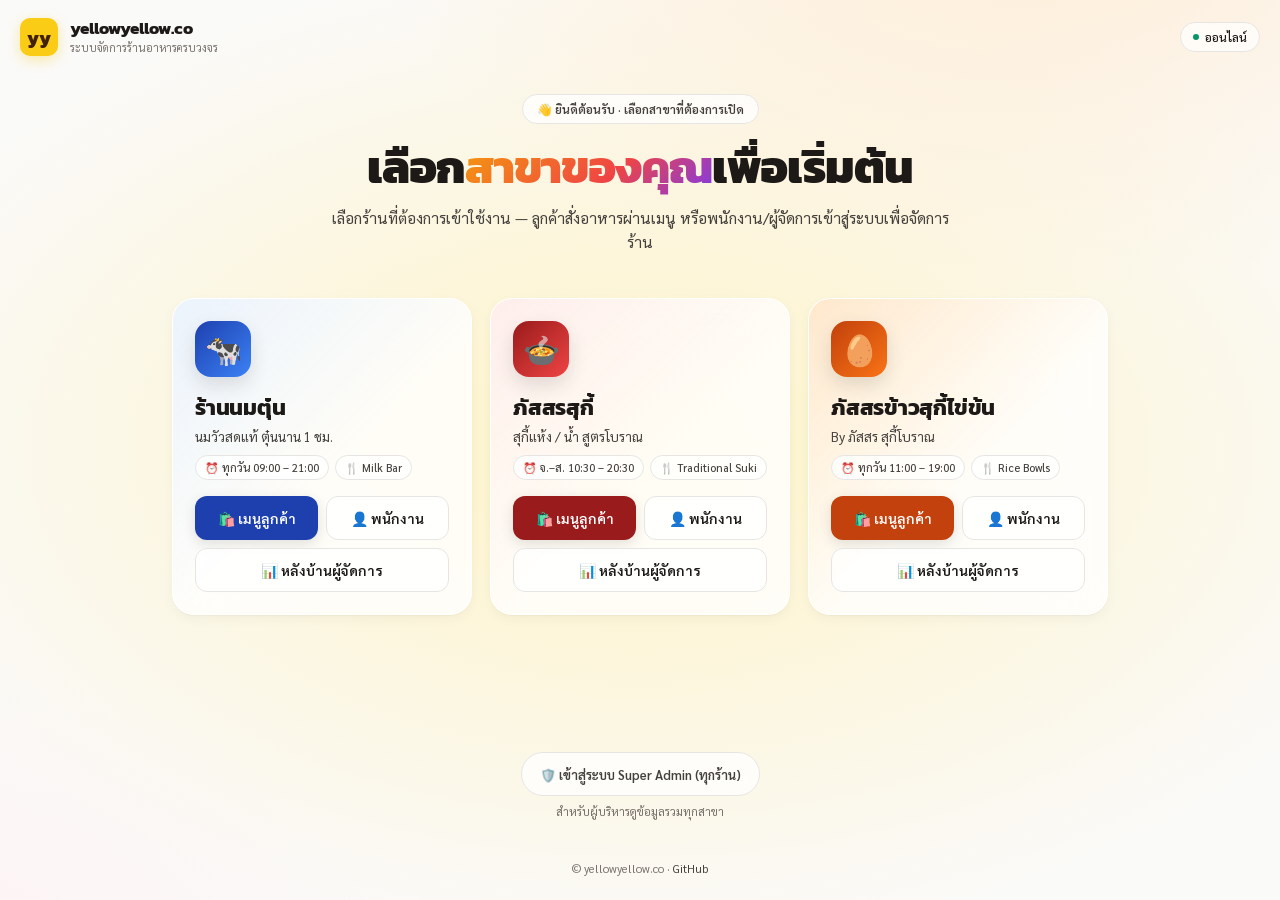
<file: index.html>
<!doctype html>
<html lang="th">
<head>
<meta charset="utf-8" />
<meta name="viewport" content="width=device-width, initial-scale=1, viewport-fit=cover" />
<title>yellowyellow.co</title>
<meta http-equiv="refresh" content="0; url=./start.html" />
<style>
  html, body {
    margin: 0; padding: 0;
    min-height: 100dvh;
    background: #FAFAF9;
    font-family: 'Sarabun', system-ui, sans-serif;
    display: flex; align-items: center; justify-content: center;
    color: #44403C;
  }
  .loader {
    width: 36px; height: 36px;
    border: 3px solid #E7E5E4;
    border-top-color: #FACC15;
    border-radius: 50%;
    animation: spin .8s linear infinite;
  }
  @keyframes spin { to { transform: rotate(360deg); } }
  p { margin-top: 16px; font-size: 14px; color: #78716C; }
</style>
<script>
  // Hard redirect for SPA-aware browsers
  (function () {
    // Preserve query string (?store=X) if present so user lands on intended page
    const qs = location.search;
    location.replace('./start.html' + qs);
  })();
</script>
</head>
<body>
  <div style="text-align:center">
    <div class="loader"></div>
    <p>กำลังเปิดระบบ...</p>
  </div>
</body>
</html>
</file>
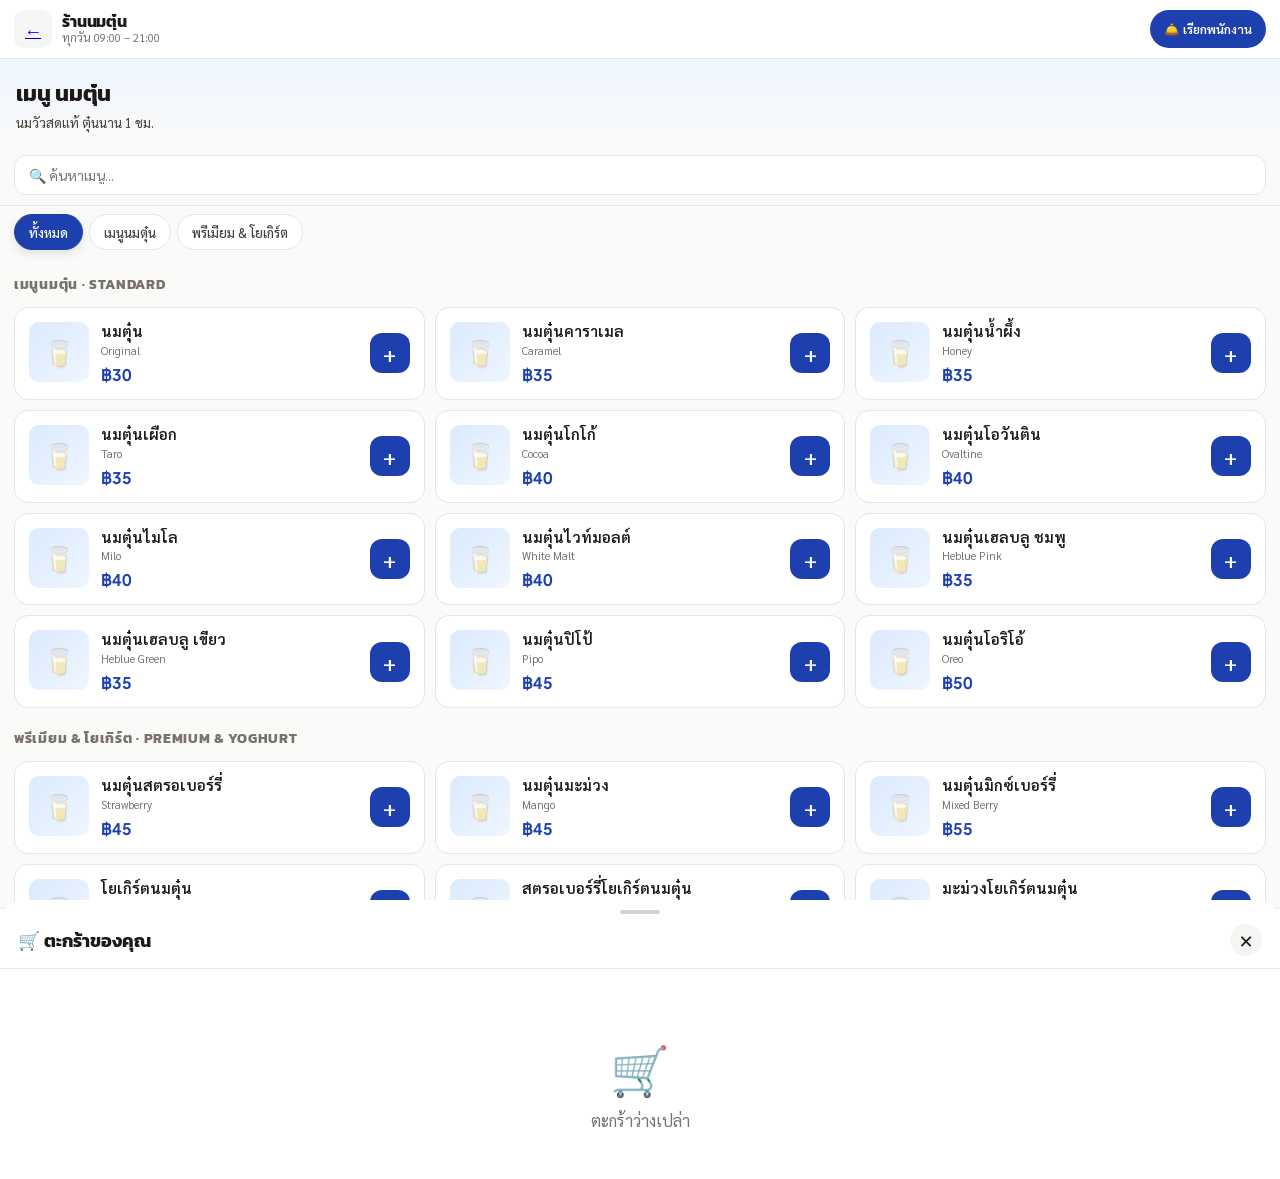
<file: menu.html>
<!doctype html>
<html lang="th">
<head>
<meta charset="utf-8" />
<meta name="viewport" content="width=device-width, initial-scale=1, maximum-scale=1, viewport-fit=cover" />
<meta name="theme-color" content="#FAFAF9" />
<title>เมนู — yellowyellow.co</title>

<link rel="preconnect" href="https://fonts.googleapis.com" />
<link rel="preconnect" href="https://fonts.gstatic.com" crossorigin />
<link href="https://fonts.googleapis.com/css2?family=Sarabun:wght@300;400;500;600;700&family=Kanit:wght@500;600;700;800&family=Plus+Jakarta+Sans:wght@500;600;700&display=swap" rel="stylesheet" />

<link rel="stylesheet" href="./assets/styles.css" />
<style>
  :root { --store: #1E40AF; --store-soft: #3B82F6; --store-tint: #DBEAFE; --store-light: #EFF6FF; }

  body {
    background: var(--bg);
    min-height: 100dvh;
    padding-bottom: env(safe-area-inset-bottom);
  }

  /* ── Header (sticky) ───────────────────────── */
  .top {
    position: sticky; top: 0; z-index: 50;
    background: var(--surface);
    border-bottom: 1px solid var(--border);
    padding: 10px 14px;
    display: flex; align-items: center; gap: 10px;
    padding-top: calc(10px + env(safe-area-inset-top));
  }
  .back {
    width: 38px; height: 38px;
    border-radius: 10px;
    background: var(--surface-2);
    display: flex; align-items: center; justify-content: center;
    font-size: 18px;
    flex-shrink: 0;
  }
  .back:hover { background: var(--border); }
  .head-text { flex: 1; min-width: 0; }
  .head-name {
    font-family: var(--font-display);
    font-weight: 700; font-size: 16px;
    line-height: 1.1; letter-spacing: -.01em;
    white-space: nowrap; overflow: hidden; text-overflow: ellipsis;
  }
  .head-sub { font-size: 11.5px; color: var(--muted); }
  .head-call {
    padding: 8px 14px;
    border-radius: 999px;
    background: var(--store);
    color: #fff;
    font-size: 12.5px;
    font-weight: 600;
    flex-shrink: 0;
    min-height: 38px;
    display: inline-flex; align-items: center; gap: 6px;
  }

  /* ── Hero ──────────────────────────────────── */
  .hero {
    padding: 18px 16px 14px;
    background: linear-gradient(180deg, var(--store-light), transparent);
  }
  .hero-title {
    font-family: var(--font-display);
    font-weight: 700; font-size: 22px;
    margin: 0 0 4px;
    letter-spacing: -.01em;
  }
  .hero-sub { font-size: 13.5px; color: var(--text-2); margin: 0; }

  /* ── Search ────────────────────────────────── */
  .search-wrap {
    position: sticky;
    top: calc(env(safe-area-inset-top, 0px) + 58px);
    z-index: 40;
    background: var(--bg);
    padding: 10px 14px;
    border-bottom: 1px solid var(--border);
  }
  .search {
    width: 100%;
    padding: 10px 14px;
    border-radius: 12px;
    background: var(--surface);
    border: 1px solid var(--border);
    font-size: 14px;
    outline: none;
    transition: border-color .15s, box-shadow .15s;
  }
  .search:focus { border-color: var(--store); box-shadow: 0 0 0 3px var(--store-tint); }

  /* ── Category strip ────────────────────────── */
  .cats {
    position: sticky;
    top: calc(env(safe-area-inset-top, 0px) + 114px);
    z-index: 39;
    background: var(--bg);
    padding: 8px 14px 10px;
    display: flex; gap: 6px;
    overflow-x: auto;
    -webkit-overflow-scrolling: touch;
    scrollbar-width: none;
  }
  .cats::-webkit-scrollbar { display: none; }
  .cat-chip {
    flex-shrink: 0;
    padding: 7px 14px;
    border-radius: 999px;
    background: var(--surface);
    border: 1px solid var(--border);
    font-size: 13px;
    font-weight: 500;
    color: var(--text-2);
    transition: all .15s;
    min-height: 36px;
  }
  .cat-chip.active {
    background: var(--store);
    color: #fff;
    border-color: var(--store);
    box-shadow: 0 4px 10px rgba(0,0,0,.1);
  }

  /* ── Menu list ─────────────────────────────── */
  .menu {
    padding: 4px 14px 120px;
    display: grid;
    grid-template-columns: 1fr;
    gap: 10px;
  }
  @media (min-width: 600px) { .menu { grid-template-columns: 1fr 1fr; } }
  @media (min-width: 900px) { .menu { grid-template-columns: 1fr 1fr 1fr; } }
  .sec-h {
    grid-column: 1/-1;
    font-family: var(--font-display);
    font-weight: 700; font-size: 14px;
    color: var(--muted);
    margin-top: 10px; margin-bottom: 2px;
    text-transform: uppercase;
    letter-spacing: .05em;
  }
  .item {
    background: var(--surface);
    border: 1px solid var(--border);
    border-radius: 14px;
    padding: 14px;
    display: flex; gap: 12px;
    transition: transform .12s, box-shadow .15s;
    position: relative;
  }
  .item:hover { box-shadow: var(--shadow); }
  .item:active { transform: scale(.99); }
  .item-img {
    width: 60px; height: 60px;
    border-radius: 10px;
    background: linear-gradient(135deg, var(--store-tint), var(--store-light));
    display: flex; align-items: center; justify-content: center;
    font-size: 26px;
    flex-shrink: 0;
  }
  .item-body { flex: 1; min-width: 0; }
  .item-name {
    font-weight: 600; font-size: 15px;
    line-height: 1.25;
    margin: 0 0 2px;
  }
  .item-en { font-size: 11px; color: var(--muted); margin: 0 0 6px; }
  .item-price {
    font-family: var(--font-num);
    font-weight: 700; font-size: 16px;
    color: var(--store);
  }
  .add-btn {
    width: 40px; height: 40px;
    border-radius: 12px;
    background: var(--store);
    color: #fff;
    font-size: 22px;
    font-weight: 500;
    align-self: center;
    flex-shrink: 0;
    transition: transform .1s;
  }
  .add-btn:active { transform: scale(.92); }

  /* ── Cart bar (bottom) ─────────────────────── */
  .cart-bar {
    position: fixed; bottom: 0; left: 0; right: 0;
    z-index: 60;
    padding: 12px 14px calc(12px + env(safe-area-inset-bottom));
    background: rgba(255,255,255,.92);
    backdrop-filter: blur(14px);
    border-top: 1px solid var(--border);
    transform: translateY(110%);
    transition: transform .25s cubic-bezier(.2,.8,.2,1);
  }
  .cart-bar.show { transform: translateY(0); }
  .cart-btn {
    width: 100%;
    padding: 13px;
    border-radius: 14px;
    background: var(--store);
    color: #fff;
    font-size: 15px; font-weight: 600;
    display: flex; align-items: center; justify-content: space-between;
    box-shadow: 0 8px 22px rgba(0,0,0,.15);
    min-height: 50px;
  }
  .cart-btn:active { transform: scale(.99); }
  .cart-count {
    background: rgba(255,255,255,.25);
    padding: 3px 9px;
    border-radius: 999px;
    font-size: 12px;
  }

  /* ── Cart drawer ───────────────────────────── */
  .drawer-bd {
    position: fixed; inset: 0;
    background: rgba(15,15,15,.5);
    backdrop-filter: blur(6px);
    z-index: 100;
    opacity: 0;
    pointer-events: none;
    transition: opacity .2s;
  }
  .drawer-bd.show { opacity: 1; pointer-events: auto; }
  .drawer {
    position: fixed; bottom: 0; left: 0; right: 0;
    z-index: 101;
    background: var(--surface);
    border-radius: 22px 22px 0 0;
    max-height: 88dvh;
    overflow: hidden;
    display: flex; flex-direction: column;
    transform: translateY(100%);
    transition: transform .28s cubic-bezier(.2,.8,.2,1);
    padding-bottom: env(safe-area-inset-bottom);
  }
  .drawer.show { transform: translateY(0); }
  .drawer-handle {
    padding: 10px 0 6px;
    display: flex; justify-content: center;
  }
  .drawer-handle div {
    width: 40px; height: 4px;
    background: var(--border-strong);
    border-radius: 999px;
  }
  .drawer-head {
    padding: 4px 18px 12px;
    display: flex; align-items: center; justify-content: space-between;
    border-bottom: 1px solid var(--border);
  }
  .drawer-title {
    font-family: var(--font-display);
    font-weight: 700; font-size: 18px;
  }
  .drawer-x {
    width: 32px; height: 32px;
    border-radius: 999px;
    background: var(--surface-2);
    display: flex; align-items: center; justify-content: center;
    font-size: 18px;
  }
  .drawer-body {
    overflow-y: auto;
    flex: 1;
    padding: 8px 14px 8px;
    -webkit-overflow-scrolling: touch;
  }
  .cart-row {
    display: flex; gap: 10px;
    padding: 10px 4px;
    border-bottom: 1px solid var(--border);
  }
  .cart-row:last-child { border-bottom: none; }
  .cart-info { flex: 1; min-width: 0; }
  .cart-name { font-weight: 600; font-size: 14.5px; margin: 0 0 4px; }
  .cart-price { font-family: var(--font-num); font-weight: 600; color: var(--store); font-size: 14px; }
  .qty {
    display: inline-flex; align-items: center;
    background: var(--surface-2);
    border-radius: 10px;
    overflow: hidden;
  }
  .qty button {
    width: 32px; height: 32px;
    font-weight: 600;
    color: var(--text);
  }
  .qty button:active { background: var(--border); }
  .qty span {
    min-width: 28px; text-align: center;
    font-family: var(--font-num);
    font-weight: 600; font-size: 14px;
  }
  .drawer-foot {
    padding: 14px 18px calc(14px + env(safe-area-inset-bottom));
    border-top: 1px solid var(--border);
    background: var(--surface);
  }
  .totals {
    display: flex; justify-content: space-between;
    margin-bottom: 12px;
    font-size: 14px;
  }
  .totals .grand {
    font-family: var(--font-display);
    font-weight: 700; font-size: 20px;
  }
  .place-btn {
    width: 100%;
    padding: 14px;
    border-radius: 14px;
    background: var(--store);
    color: #fff;
    font-size: 15.5px; font-weight: 600;
    box-shadow: 0 8px 22px rgba(0,0,0,.15);
    min-height: 52px;
  }
  .place-btn:disabled {
    opacity: .5;
    box-shadow: none;
    cursor: not-allowed;
  }

  /* ── Toast ─────────────────────────────────── */
  .ok-toast {
    position: fixed; top: 80px; left: 50%; transform: translateX(-50%) translateY(-20px);
    background: var(--pos);
    color: #fff;
    padding: 10px 20px;
    border-radius: 999px;
    font-size: 13.5px; font-weight: 600;
    box-shadow: 0 8px 22px rgba(5,150,105,.3);
    opacity: 0;
    transition: all .25s cubic-bezier(.2,.8,.2,1);
    z-index: 200;
    pointer-events: none;
  }
  .ok-toast.show { opacity: 1; transform: translateX(-50%) translateY(0); }

  /* ── Empty state ───────────────────────────── */
  .empty {
    grid-column: 1/-1;
    text-align: center;
    padding: 60px 20px;
    color: var(--muted);
  }
  .empty-emoji { font-size: 48px; margin-bottom: 10px; }

  /* ── Order tracker ─────────────────────────── */
  .tracker-bd {
    position: fixed; inset: 0;
    background: rgba(15,15,15,.5);
    backdrop-filter: blur(6px);
    z-index: 110;
    display: none;
    align-items: flex-end; justify-content: center;
  }
  .tracker-bd.show { display: flex; animation: fadeIn .2s; }
  .tracker {
    background: var(--surface);
    border-radius: 22px 22px 0 0;
    width: 100%; max-width: 480px;
    padding: 24px 22px calc(24px + env(safe-area-inset-bottom));
    animation: slideUp .3s cubic-bezier(.2,.8,.2,1);
  }
  .tracker-emoji {
    font-size: 56px;
    text-align: center;
    margin-bottom: 8px;
  }
  .tracker-no {
    text-align: center;
    font-family: var(--font-display);
    font-weight: 700; font-size: 22px;
    margin: 0 0 6px;
  }
  .tracker-msg {
    text-align: center;
    color: var(--text-2);
    font-size: 13.5px;
    margin: 0 0 18px;
  }
  .steps {
    display: flex; align-items: center;
    margin: 18px 4px 24px;
  }
  .step {
    flex: 1;
    text-align: center;
    font-size: 11px;
    color: var(--muted);
  }
  .step-dot {
    width: 24px; height: 24px;
    border-radius: 999px;
    background: var(--surface-2);
    border: 2px solid var(--border-strong);
    margin: 0 auto 6px;
    display: flex; align-items: center; justify-content: center;
    font-size: 11px; font-weight: 700;
    color: var(--muted);
  }
  .step.done .step-dot {
    background: var(--store);
    border-color: var(--store);
    color: #fff;
  }
  .step.active .step-dot {
    background: var(--store);
    border-color: var(--store);
    color: #fff;
    animation: pulse 1.4s ease-in-out infinite;
  }
  .step.done, .step.active { color: var(--text); font-weight: 600; }
  .step-conn {
    height: 2px;
    background: var(--border-strong);
    flex-shrink: 0;
    width: 20px;
    margin-bottom: 22px;
  }
  .step-conn.done { background: var(--store); }
  .tracker-close {
    width: 100%;
    padding: 12px;
    border-radius: 12px;
    background: var(--surface-2);
    font-weight: 600; font-size: 14px;
    min-height: 46px;
  }

  @keyframes pulse {
    0%, 100% { box-shadow: 0 0 0 0 rgba(0,0,0,.2); }
    50%      { box-shadow: 0 0 0 8px rgba(0,0,0,0); }
  }
  @keyframes slideUp { from { transform: translateY(100%); } to { transform: translateY(0); } }
  @keyframes fadeIn  { from { opacity: 0; } to { opacity: 1; } }

  /* ── Order-type toggle ───────────────────── */
  .ot-row {
    display: grid;
    grid-auto-flow: column;
    grid-auto-columns: 1fr;
    gap: 8px;
    margin-bottom: 10px;
  }
  .ot-btn {
    padding: 11px 10px;
    border-radius: 12px;
    border: 1.5px solid var(--border);
    background: var(--surface);
    font-size: 13px;
    font-weight: 600;
    color: var(--text-2);
    display: flex; flex-direction: column; align-items: center; justify-content: center; gap: 2px;
    cursor: pointer;
    transition: all .15s;
    min-height: 56px;
  }
  .ot-btn:active { transform: scale(.98); }
  .ot-btn.on {
    background: var(--store);
    color: #fff;
    border-color: var(--store);
    box-shadow: 0 4px 12px color-mix(in srgb, var(--store) 30%, transparent);
  }
  .ot-emoji { font-size: 20px; line-height: 1; }
  .ot-label { font-size: 12.5px; }

  /* ── Delivery platform picker ────────────── */
  .dp-wrap {
    background: var(--surface-2);
    border-radius: 10px;
    padding: 8px;
    margin-bottom: 10px;
    display: none;
  }
  .dp-wrap.show { display: block; }
  .dp-hint {
    font-size: 11px; color: var(--muted);
    margin-bottom: 6px; padding-left: 4px;
  }
  .dp-row {
    display: flex; flex-wrap: wrap; gap: 6px;
  }
  .dp-btn {
    padding: 7px 12px;
    border-radius: 999px;
    border: 1.5px solid var(--border);
    background: var(--surface);
    font-size: 12px; font-weight: 600;
    color: var(--text-2);
    cursor: pointer;
    transition: all .12s;
    min-height: 32px;
  }
  .dp-btn.on { background: var(--store); color: #fff; border-color: var(--store); }
  .dp-btn:active { transform: scale(.97); }

  /* Missing-required highlight (shake + red ring) */
  .ot-row.miss, .dp-wrap.miss {
    animation: shakeMiss .35s cubic-bezier(.36,.07,.19,.97);
    outline: 2px solid #FCA5A5;
    outline-offset: 4px;
    border-radius: 12px;
  }
  @keyframes shakeMiss {
    10%, 90% { transform: translate3d(-1px, 0, 0); }
    20%, 80% { transform: translate3d(2px, 0, 0); }
    30%, 50%, 70% { transform: translate3d(-3px, 0, 0); }
    40%, 60% { transform: translate3d(3px, 0, 0); }
  }

  /* ── Mobile: kill sticky hover/active on touch devices ── */
  @media (hover: none) {
    .item:hover, .add-btn:hover, .cat-chip:hover, .ot-btn:hover,
    .dp-btn:hover, .place-btn:hover, .qty button:hover,
    .head-call:hover, .back:hover, .drawer-x:hover,
    .cart-btn:hover, .tracker-close:hover { background: inherit; border-color: inherit; }
  }
</style>
</head>
<body>

<!-- Top bar -->
<header class="top">
  <a href="./start.html" class="back" aria-label="กลับ">←</a>
  <div class="head-text">
    <div class="head-name" id="store_name">—</div>
    <div class="head-sub" id="store_sub">—</div>
  </div>
  <button class="head-call" id="btn_call">🛎️ เรียกพนักงาน</button>
</header>

<!-- Hero -->
<section class="hero">
  <h1 class="hero-title" id="hero_title">เลือกเมนูที่อยากทาน</h1>
  <p class="hero-sub" id="hero_sub">เพิ่มเข้าตะกร้า → กดสั่งซื้อ → รอรับที่โต๊ะ</p>
</section>

<!-- Search -->
<div class="search-wrap">
  <input class="search" id="search" type="search" placeholder="🔍 ค้นหาเมนู..." />
</div>

<!-- Cat chips -->
<nav class="cats" id="cats"></nav>

<!-- Menu list -->
<main class="menu" id="menu"></main>

<!-- Cart bar -->
<div class="cart-bar" id="cart_bar">
  <button class="cart-btn" id="cart_btn">
    <span><span class="cart-count" id="cart_count">0</span> รายการ</span>
    <span><span id="cart_total">฿0</span> · ดูตะกร้า →</span>
  </button>
</div>

<!-- Cart drawer -->
<div class="drawer-bd" id="drawer_bd"></div>
<div class="drawer" id="drawer">
  <div class="drawer-handle"><div></div></div>
  <div class="drawer-head">
    <span class="drawer-title">🛒 ตะกร้าของคุณ</span>
    <button class="drawer-x" id="drawer_x">✕</button>
  </div>
  <div class="drawer-body" id="drawer_body"></div>
  <div class="drawer-foot">
    <div class="ot-row" id="ot_row"><!-- buttons rendered by JS based on store config --></div>
    <div class="dp-wrap" id="dp_wrap">
      <div class="dp-hint">เลือกแพลตฟอร์มเดลิเวอรี่</div>
      <div class="dp-row" id="dp_row"></div>
    </div>
    <div class="totals">
      <span>ยอดรวม</span>
      <span class="grand" id="grand">฿0</span>
    </div>
    <button class="place-btn" id="place_btn">📨 ส่งคำสั่งไปครัว</button>
  </div>
</div>

<!-- Tracker -->
<div class="tracker-bd" id="tracker_bd">
  <div class="tracker">
    <div class="tracker-emoji" id="tk_emoji">📨</div>
    <div class="tracker-no" id="tk_no">#0000</div>
    <p class="tracker-msg" id="tk_msg">รอครัวเริ่มทำ...</p>
    <div class="steps" id="tk_steps"></div>
    <button class="tracker-close" id="tk_close">ปิด</button>
  </div>
</div>

<!-- Toast -->
<div class="ok-toast" id="ok_toast">✓ เพิ่มเข้าตะกร้าแล้ว</div>

<script src="./assets/config.js"></script>
<script src="./assets/menus.js"></script>
<script src="./assets/menu-store.js"></script>
<script src="./assets/api.js"></script>
<script src="./assets/auth.js"></script>
<script src="./assets/ui.js"></script>
<script src="./assets/customizer.js"></script>
<script src="./assets/menu-app.js"></script>
</body>
</html>
</file>
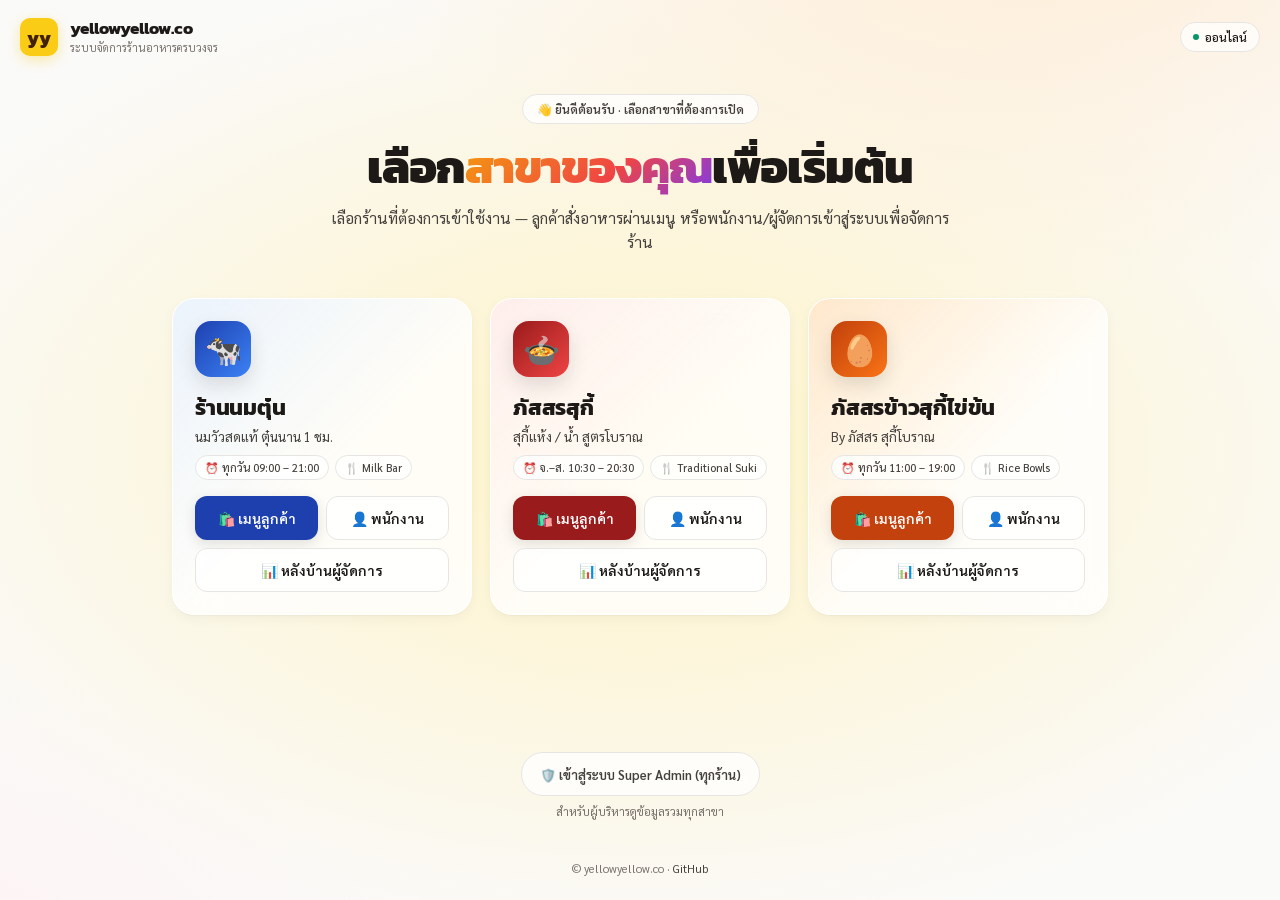
<file: start.html>
<!doctype html>
<html lang="th">
<head>
<meta charset="utf-8" />
<meta name="viewport" content="width=device-width, initial-scale=1, maximum-scale=1, viewport-fit=cover" />
<meta name="theme-color" content="#FAFAF9" />
<title>yellowyellow.co — เลือกสาขา</title>

<link rel="preconnect" href="https://fonts.googleapis.com" />
<link rel="preconnect" href="https://fonts.gstatic.com" crossorigin />
<link href="https://fonts.googleapis.com/css2?family=Sarabun:wght@300;400;500;600;700&family=Kanit:wght@500;600;700;800&family=Plus+Jakarta+Sans:wght@500;600;700&display=swap" rel="stylesheet" />

<link rel="stylesheet" href="./assets/styles.css" />
<style>
  :root {
    --hero-grad-1: #fef3c7;
    --hero-grad-2: #ffedd5;
    --hero-grad-3: #fef2f2;
  }
  body {
    background:
      radial-gradient(1100px 640px at 80% -10%, var(--hero-grad-2), transparent 60%),
      radial-gradient(900px 560px at -10% 110%, var(--hero-grad-3), transparent 60%),
      radial-gradient(1200px 720px at 50% 50%, var(--hero-grad-1), transparent 70%),
      var(--bg);
    min-height: 100dvh;
    display: flex;
    flex-direction: column;
  }

  /* ── Brand bar ──────────────────────────────── */
  .brand {
    display: flex; align-items: center; gap: 12px;
    padding: 18px 20px;
  }
  .brand-mark {
    width: 38px; height: 38px;
    border-radius: 10px;
    background: #FACC15;
    color: #422006;
    display: flex; align-items: center; justify-content: center;
    font-weight: 800; font-family: var(--font-display); font-size: 18px;
    box-shadow: 0 4px 14px rgba(250,204,21,.35);
  }
  .brand-name {
    font-family: var(--font-display);
    font-weight: 700; font-size: 17px;
    line-height: 1;
  }
  .brand-sub {
    font-size: 11px; color: var(--muted);
    margin-top: 3px;
  }
  .brand-side {
    margin-left: auto;
    display: flex; align-items: center; gap: 8px;
  }
  .pill {
    display: inline-flex; align-items: center; gap: 6px;
    padding: 6px 12px;
    border-radius: 999px;
    background: rgba(255,255,255,.7);
    backdrop-filter: blur(10px);
    border: 1px solid var(--border);
    font-size: 12px; font-weight: 500;
  }
  .pill .dot { width: 6px; height: 6px; border-radius: 999px; background: var(--pos); }

  /* ── Hero ───────────────────────────────────── */
  .hero {
    max-width: 1180px;
    margin: 0 auto;
    padding: 20px 20px 36px;
    text-align: center;
    width: 100%;
  }
  .hero-eyebrow {
    display: inline-flex; align-items: center; gap: 8px;
    padding: 6px 14px;
    border-radius: 999px;
    background: rgba(255,255,255,.75);
    backdrop-filter: blur(10px);
    border: 1px solid var(--border);
    font-size: 12px; font-weight: 600;
    color: var(--text-2);
    margin-bottom: 18px;
    animation: floatIn .55s cubic-bezier(.2,.8,.2,1);
  }
  .hero-title {
    font-family: var(--font-display);
    font-weight: 800;
    font-size: clamp(28px, 5.5vw, 46px);
    line-height: 1.08;
    letter-spacing: -.02em;
    margin: 0;
    color: var(--text);
    animation: floatIn .65s cubic-bezier(.2,.8,.2,1) .05s both;
  }
  .hero-title .accent {
    background: linear-gradient(135deg, #F59E0B, #EF4444 60%, #7C3AED);
    -webkit-background-clip: text; background-clip: text;
    color: transparent;
  }
  .hero-lede {
    margin: 14px auto 0;
    max-width: 620px;
    font-size: 15.5px;
    color: var(--text-2);
    line-height: 1.55;
    animation: floatIn .7s cubic-bezier(.2,.8,.2,1) .1s both;
  }

  /* ── Store grid ─────────────────────────────── */
  .grid {
    max-width: 1180px;
    margin: 8px auto 30px;
    padding: 0 20px;
    display: grid;
    grid-template-columns: repeat(3, 1fr);
    gap: 18px;
  }
  @media (max-width: 920px) {
    .grid { grid-template-columns: 1fr; gap: 14px; padding-bottom: 18px; }
  }
  .store-card {
    --store: #1E40AF; --store-soft: #3B82F6; --store-tint: #DBEAFE;
    background: rgba(255, 255, 255, 0.78);
    backdrop-filter: blur(20px);
    -webkit-backdrop-filter: blur(20px);
    border: 1px solid rgba(255,255,255,.7);
    border-radius: var(--radius-lg);
    padding: 22px;
    box-shadow: var(--shadow);
    transition: transform .25s cubic-bezier(.2,.8,.2,1), box-shadow .25s, border-color .25s;
    position: relative;
    overflow: hidden;
    animation: cardIn .6s cubic-bezier(.2,.8,.2,1) both;
  }
  .store-card:nth-child(1) { animation-delay: .12s; }
  .store-card:nth-child(2) { animation-delay: .2s; }
  .store-card:nth-child(3) { animation-delay: .28s; }
  .store-card::before {
    content: '';
    position: absolute; inset: 0;
    background: linear-gradient(135deg, var(--store-tint), transparent 55%);
    opacity: .55;
    pointer-events: none;
    transition: opacity .25s;
  }
  .store-card:hover {
    transform: translateY(-3px);
    box-shadow: var(--shadow-lg);
    border-color: var(--store-soft);
  }
  .store-card:hover::before { opacity: .85; }
  .store-card > * { position: relative; }

  .badge-circle {
    width: 56px; height: 56px;
    border-radius: 16px;
    background: linear-gradient(135deg, var(--store), var(--store-soft));
    color: #fff;
    display: flex; align-items: center; justify-content: center;
    font-size: 30px;
    box-shadow: 0 8px 20px rgba(0,0,0,.12);
  }
  .store-name {
    font-family: var(--font-display);
    font-weight: 700; font-size: 22px;
    margin: 14px 0 4px;
    letter-spacing: -.01em;
  }
  .store-tagline {
    font-size: 13.5px;
    color: var(--text-2);
    margin: 0 0 10px;
  }
  .store-meta {
    display: flex; flex-wrap: wrap; gap: 6px;
    margin-bottom: 16px;
  }
  .meta-chip {
    font-size: 11px;
    padding: 4px 9px;
    border-radius: 999px;
    background: rgba(255,255,255,.75);
    border: 1px solid var(--border);
    color: var(--text-2);
    font-weight: 500;
  }
  .actions {
    display: grid;
    grid-template-columns: 1fr 1fr;
    gap: 8px;
    margin-top: 12px;
  }
  .btn {
    padding: 11px 14px;
    border-radius: 12px;
    font-weight: 600;
    font-size: 14px;
    border: 1px solid transparent;
    display: inline-flex; align-items: center; justify-content: center; gap: 6px;
    transition: transform .12s, background .15s, border-color .15s, box-shadow .15s;
    min-height: 44px;
  }
  .btn:active { transform: scale(.97); }
  .btn-primary {
    background: var(--store);
    color: #fff;
    box-shadow: 0 4px 14px rgba(0,0,0,.12);
  }
  .btn-primary:hover {
    filter: brightness(1.08);
    box-shadow: 0 8px 22px rgba(0,0,0,.18);
  }
  .btn-ghost {
    background: rgba(255,255,255,.75);
    color: var(--text);
    border-color: var(--border);
  }
  .btn-ghost:hover { background: #fff; border-color: var(--store-soft); }
  .btn-row { grid-column: 1 / -1; }

  /* Last-pick indicator */
  .last-pick {
    position: absolute;
    top: 14px; right: 14px;
    font-size: 10.5px;
    padding: 4px 9px;
    border-radius: 999px;
    background: var(--store);
    color: #fff;
    font-weight: 600;
    box-shadow: 0 2px 6px rgba(0,0,0,.18);
    opacity: 0;
    transform: translateY(-4px);
    transition: opacity .25s, transform .25s;
  }
  .store-card.last .last-pick { opacity: 1; transform: translateY(0); }

  /* ── Bottom: Super Admin ───────────────────── */
  .super {
    margin: auto auto 24px;
    max-width: 1180px;
    width: 100%;
    padding: 0 20px;
    display: flex;
    flex-direction: column;
    align-items: center;
    gap: 8px;
  }
  .super-btn {
    padding: 10px 18px;
    border-radius: 999px;
    background: rgba(255,255,255,.75);
    backdrop-filter: blur(10px);
    border: 1px solid var(--border);
    font-size: 13px;
    font-weight: 600;
    color: var(--text-2);
    display: inline-flex; align-items: center; gap: 8px;
    transition: all .15s;
    min-height: 44px;
  }
  .super-btn:hover { background: #fff; border-color: var(--text); color: var(--text); }
  .super-sub { font-size: 11.5px; color: var(--muted); }

  /* ── Footer ─────────────────────────────────── */
  .footer {
    text-align: center;
    padding: 18px 20px 24px;
    color: var(--muted);
    font-size: 11.5px;
  }
  .footer a { color: var(--text-2); text-decoration: none; }

  /* ── PIN modal ──────────────────────────────── */
  .modal-bd {
    position: fixed; inset: 0;
    background: rgba(15, 15, 15, .45);
    backdrop-filter: blur(6px);
    display: none;
    align-items: center; justify-content: center;
    z-index: 9999;
    animation: fadeIn .18s ease-out;
    padding: 20px;
  }
  .modal-bd.show { display: flex; }
  .modal {
    background: var(--surface);
    border-radius: var(--radius-lg);
    padding: 26px 24px 22px;
    width: 100%;
    max-width: 360px;
    box-shadow: var(--shadow-lg);
    text-align: center;
    animation: popIn .22s cubic-bezier(.2,.8,.2,1);
  }
  .modal h3 {
    font-family: var(--font-display);
    font-weight: 700;
    margin: 4px 0 6px;
    font-size: 18px;
  }
  .modal p { margin: 0 0 16px; color: var(--text-2); font-size: 13.5px; }
  .pin-dots {
    display: flex; justify-content: center; gap: 12px;
    margin: 8px 0 14px;
  }
  .pin-dot {
    width: 14px; height: 14px;
    border-radius: 999px;
    background: var(--surface-2);
    border: 1.5px solid var(--border-strong);
    transition: all .15s;
  }
  .pin-dot.on {
    background: var(--store, var(--text));
    border-color: var(--store, var(--text));
    transform: scale(1.1);
  }
  .pin-err { animation: shake .35s cubic-bezier(.36,.07,.19,.97); }
  .pin-pad {
    display: grid;
    grid-template-columns: repeat(3, 1fr);
    gap: 8px;
    margin-bottom: 12px;
  }
  .pin-key {
    padding: 14px 0;
    border-radius: 14px;
    background: var(--surface-2);
    font-size: 20px;
    font-weight: 600;
    font-family: var(--font-num);
    transition: background .12s, transform .08s;
    min-height: 52px;
  }
  .pin-key:hover { background: var(--border); }
  .pin-key:active { transform: scale(.96); background: var(--border-strong); }
  .pin-key.action { font-size: 15px; color: var(--muted); }
  .pin-hint { font-size: 11.5px; color: var(--muted); margin-top: 8px; }
  .pin-cancel {
    margin-top: 8px;
    color: var(--muted);
    font-size: 13px;
    padding: 8px 16px;
    border-radius: 8px;
  }
  .pin-cancel:hover { color: var(--text); }

  /* ── Animations ─────────────────────────────── */
  @keyframes floatIn {
    from { opacity: 0; transform: translateY(8px); }
    to   { opacity: 1; transform: translateY(0); }
  }
  @keyframes cardIn {
    from { opacity: 0; transform: translateY(14px) scale(.985); }
    to   { opacity: 1; transform: translateY(0) scale(1); }
  }
  @keyframes fadeIn { from { opacity: 0; } to { opacity: 1; } }
  @keyframes popIn {
    from { opacity: 0; transform: scale(.94); }
    to   { opacity: 1; transform: scale(1); }
  }
  @keyframes shake {
    10%, 90% { transform: translate3d(-1px, 0, 0); }
    20%, 80% { transform: translate3d(2px, 0, 0); }
    30%, 50%, 70% { transform: translate3d(-4px, 0, 0); }
    40%, 60% { transform: translate3d(4px, 0, 0); }
  }
</style>
</head>
<body>

<!-- Brand bar -->
<header class="brand">
  <div class="brand-mark">yy</div>
  <div>
    <div class="brand-name">yellowyellow.co</div>
    <div class="brand-sub">ระบบจัดการร้านอาหารครบวงจร</div>
  </div>
  <div class="brand-side">
    <span class="pill"><span class="dot"></span> ออนไลน์</span>
  </div>
</header>

<!-- Hero -->
<section class="hero">
  <span class="hero-eyebrow">👋 ยินดีต้อนรับ · เลือกสาขาที่ต้องการเปิด</span>
  <h1 class="hero-title">เลือก<span class="accent">สาขาของคุณ</span>เพื่อเริ่มต้น</h1>
  <p class="hero-lede">
    เลือกร้านที่ต้องการเข้าใช้งาน — ลูกค้าสั่งอาหารผ่านเมนู
    หรือพนักงาน/ผู้จัดการเข้าสู่ระบบเพื่อจัดการร้าน
  </p>
</section>

<!-- Store grid -->
<main class="grid" id="grid"></main>

<!-- Super Admin -->
<section class="super">
  <button class="super-btn" id="btn_super">
    🛡️ เข้าสู่ระบบ Super Admin (ทุกร้าน)
  </button>
  <div class="super-sub">สำหรับผู้บริหารดูข้อมูลรวมทุกสาขา</div>
</section>

<!-- Footer -->
<footer class="footer">
  © yellowyellow.co · <a href="https://github.com/pakpoomkeawdee-ctrl/yellowyellow-co" target="_blank">GitHub</a>
</footer>

<!-- PIN modal -->
<div class="modal-bd" id="pin_modal">
  <div class="modal">
    <h3 id="pin_title">ใส่ PIN พนักงาน</h3>
    <p id="pin_sub">ใส่รหัส 4 หลักเพื่อเข้าสู่ระบบ</p>
    <div class="pin-dots" id="pin_dots">
      <div class="pin-dot"></div><div class="pin-dot"></div>
      <div class="pin-dot"></div><div class="pin-dot"></div>
    </div>
    <div class="pin-pad" id="pin_pad">
      <button class="pin-key" data-k="1">1</button>
      <button class="pin-key" data-k="2">2</button>
      <button class="pin-key" data-k="3">3</button>
      <button class="pin-key" data-k="4">4</button>
      <button class="pin-key" data-k="5">5</button>
      <button class="pin-key" data-k="6">6</button>
      <button class="pin-key" data-k="7">7</button>
      <button class="pin-key" data-k="8">8</button>
      <button class="pin-key" data-k="9">9</button>
      <button class="pin-key action" data-k="clear">เคลียร์</button>
      <button class="pin-key" data-k="0">0</button>
      <button class="pin-key action" data-k="back">←</button>
    </div>
    <div class="pin-hint" id="pin_hint">ค่าเริ่มต้น: 1234 (พนักงาน) · 9999 (Super Admin)</div>
    <button class="pin-cancel" id="pin_cancel">ยกเลิก</button>
  </div>
</div>

<script src="./assets/config.js"></script>
<script src="./assets/auth.js"></script>
<script>
(function () {
  'use strict';
  const { STORES, STORE_IDS } = window.YY_CONFIG;
  const auth = window.YY_AUTH;

  const lastStore = localStorage.getItem('yy.activeStore') || '';

  // ── Render store cards ────────────────────────
  const grid = document.getElementById('grid');
  grid.innerHTML = STORE_IDS.map(id => {
    const s = STORES[id];
    return `
    <article class="store-card ${id === lastStore ? 'last' : ''}"
             style="--store:${s.accent};--store-soft:${s.accentSoft};--store-tint:${s.accentTint}"
             data-store="${id}">
      <span class="last-pick">เปิดล่าสุด</span>
      <div class="badge-circle">${s.badge}</div>
      <h2 class="store-name">${s.name}</h2>
      <p class="store-tagline">${s.tagline}</p>
      <div class="store-meta">
        <span class="meta-chip">⏰ ${s.hours}</span>
        <span class="meta-chip">🍴 ${s.cuisine}</span>
      </div>
      <div class="actions">
        <button class="btn btn-primary" data-action="menu" data-store="${id}">🛍️ เมนูลูกค้า</button>
        <button class="btn btn-ghost" data-action="pos" data-store="${id}">👤 พนักงาน</button>
        <button class="btn btn-ghost btn-row" data-action="admin" data-store="${id}">📊 หลังบ้านผู้จัดการ</button>
      </div>
    </article>`;
  }).join('');

  // ── Click router ──────────────────────────────
  document.addEventListener('click', (e) => {
    const btn = e.target.closest('[data-action]');
    if (!btn) return;
    const action = btn.dataset.action;
    const storeId = btn.dataset.store;

    // Remember last store
    if (storeId) localStorage.setItem('yy.activeStore', storeId);

    if (action === 'menu') {
      // Customer flow — no auth needed
      go(`./menu.html?store=${storeId}`);
    } else if (action === 'pos') {
      // Staff PIN required
      requirePin('staff', storeId, () => go(`./pos.html?store=${storeId}`));
    } else if (action === 'admin') {
      // Admin PIN required
      requirePin('admin', storeId, () => go(`./yellowyellow.html?store=${storeId}`));
    }
  });

  document.getElementById('btn_super').addEventListener('click', () => {
    requirePin('super', null, () => go(`./yellowyellow.html?store=nmtun&super=1`));
  });

  function go(url) {
    document.body.style.transition = 'opacity .18s';
    document.body.style.opacity = '.2';
    setTimeout(() => location.href = url, 160);
  }

  // ── PIN flow ──────────────────────────────────
  const modal = document.getElementById('pin_modal');
  const dots  = Array.from(document.querySelectorAll('#pin_dots .pin-dot'));
  const pad   = document.getElementById('pin_pad');
  const title = document.getElementById('pin_title');
  const sub   = document.getElementById('pin_sub');
  let pinBuf  = '';
  let pinOnOk = null;
  let pinRole = '';
  let pinStore = '';

  function requirePin(role, storeId, onOk) {
    // If already authed for this role+store, skip
    if (auth.isAuthed(role, storeId)) { onOk(); return; }

    pinBuf = ''; pinOnOk = onOk; pinRole = role; pinStore = storeId;
    title.textContent = role === 'super' ? '🛡️ Super Admin'
                      : role === 'admin' ? '📊 ผู้จัดการ / Admin'
                      : '👤 พนักงาน / Staff';
    sub.textContent = role === 'super'
      ? 'ใส่รหัส 4 หลักเพื่อเข้าสู่ระบบรวมทุกร้าน'
      : `ใส่รหัส 4 หลักของร้าน ${STORES[storeId]?.shortName || ''}`;
    if (storeId) {
      modal.querySelector('.modal').style.setProperty('--store', STORES[storeId].accent);
    } else {
      modal.querySelector('.modal').style.setProperty('--store', '#1C1917');
    }
    renderDots();
    modal.classList.add('show');
  }

  pad.addEventListener('click', (e) => {
    const k = e.target.closest('[data-k]')?.dataset.k;
    if (!k) return;
    if (k === 'clear') { pinBuf = ''; renderDots(); return; }
    if (k === 'back')  { pinBuf = pinBuf.slice(0, -1); renderDots(); return; }
    if (pinBuf.length >= 4) return;
    pinBuf += k;
    renderDots();
    if (pinBuf.length === 4) submitPin();
  });

  function renderDots() {
    dots.forEach((d, i) => d.classList.toggle('on', i < pinBuf.length));
  }

  function submitPin() {
    const ok = auth.tryPin(pinRole, pinStore, pinBuf);
    if (ok) {
      modal.classList.remove('show');
      pinOnOk?.();
    } else {
      const m = modal.querySelector('.modal');
      m.classList.add('pin-err');
      setTimeout(() => m.classList.remove('pin-err'), 380);
      pinBuf = '';
      renderDots();
    }
  }

  document.getElementById('pin_cancel').addEventListener('click', () => {
    modal.classList.remove('show');
  });

  modal.addEventListener('click', (e) => {
    if (e.target === modal) modal.classList.remove('show');
  });

  // Keyboard support
  document.addEventListener('keydown', (e) => {
    if (!modal.classList.contains('show')) return;
    if (e.key === 'Escape') { modal.classList.remove('show'); return; }
    if (e.key === 'Backspace') { pinBuf = pinBuf.slice(0, -1); renderDots(); return; }
    if (/^[0-9]$/.test(e.key) && pinBuf.length < 4) {
      pinBuf += e.key; renderDots();
      if (pinBuf.length === 4) submitPin();
    }
  });
})();
</script>
</body>
</html>
</file>
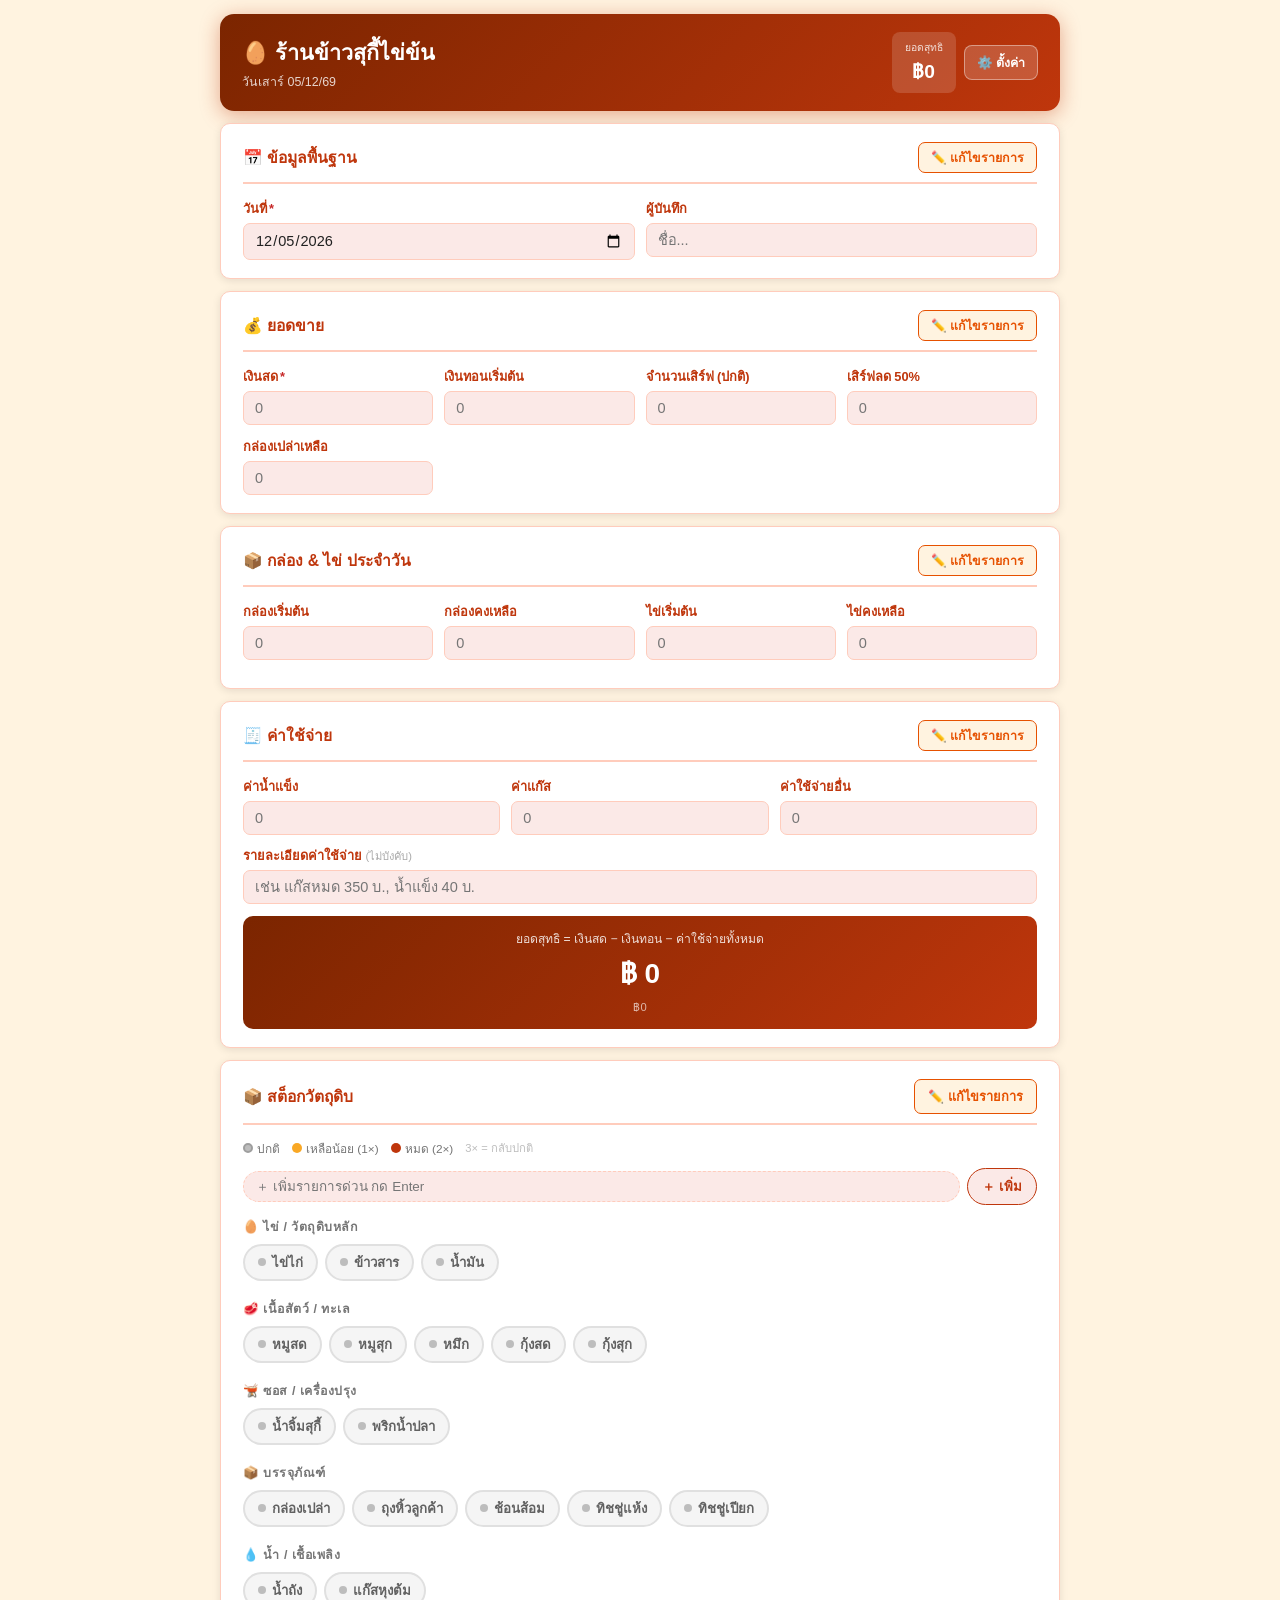
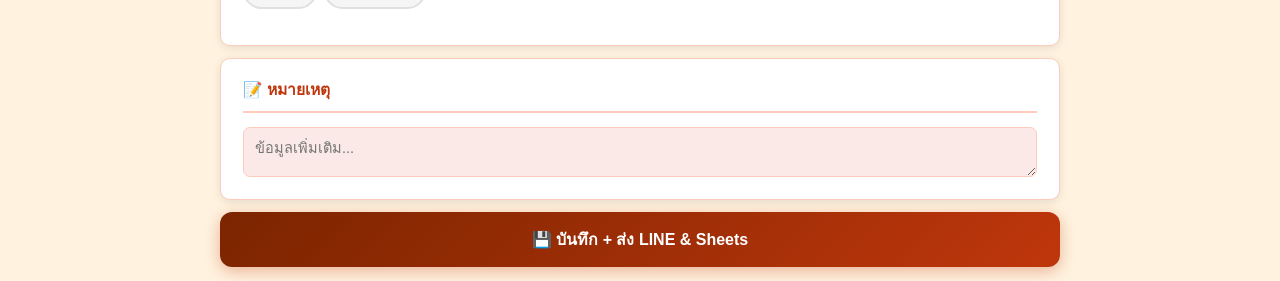
<file: design_extract/admin/yellowyellow-co/project/uploads/แบบฟอร์มกรอกยอดขาย_ร้านข้าวสุกี้ไข่ข้น แก้ไข.html>
<!DOCTYPE html>
<html lang="th">
<head>
<meta charset="UTF-8">
<meta name="viewport" content="width=device-width, initial-scale=1.0">
<title>🥚 ร้านข้าวสุกี้ไข่ข้น — บันทึกยอดขายประจำวัน</title>
<style>
:root{
  --rd:#BF360C;--rm:#E64A19;--rl:#FFCCBC;--rp:#FBE9E7;--rb:#FFF3E0;
  --od:#E65100;--ol:#FFF3E0;
  --gd:#2E7D32;--gl:#E8F5E9;
  --bd:#1565C0;--bl:#E3F2FD;
  --yd:#F57F17;--yl:#FFFDE7;
  --tx:#212121;--mu:#757575;
  --sh:0 2px 8px rgba(0,0,0,.1);
}
*{box-sizing:border-box;margin:0;padding:0;}
body{font-family:'Sarabun','Segoe UI',Arial,sans-serif;background:var(--rb);min-height:100vh;padding:14px;}
.wrap{max-width:840px;margin:0 auto;display:flex;flex-direction:column;gap:12px;}

/* HEADER */
.hdr{background:linear-gradient(135deg,#7B2500,#BF360C);border-radius:14px;padding:18px 22px;color:#fff;display:flex;justify-content:space-between;align-items:center;gap:10px;box-shadow:0 4px 20px rgba(191,54,12,.4);}
.hdr-left h1{font-size:1.35rem;font-weight:800;}
.hdr-left p{font-size:.78rem;opacity:.8;margin-top:2px;}
.hdr-right{display:flex;align-items:center;gap:8px;flex-wrap:wrap;}
.hdr-badge{background:rgba(255,255,255,.15);border-radius:8px;padding:7px 13px;text-align:center;white-space:nowrap;}
.hdr-badge .lbl{font-size:.65rem;opacity:.8;}
.hdr-badge .val{font-size:1.2rem;font-weight:800;}
.btn-hdr{background:rgba(255,255,255,.18);border:1.5px solid rgba(255,255,255,.4);color:#fff;border-radius:8px;padding:7px 12px;cursor:pointer;font-size:.78rem;font-family:inherit;font-weight:600;white-space:nowrap;transition:all .15s;}
.btn-hdr:hover{background:rgba(255,255,255,.3);}
.btn-hdr.on{background:rgba(129,199,132,.4);border-color:#81C784;}

/* MODAL */
.modal-overlay{display:none;position:fixed;inset:0;background:rgba(0,0,0,.55);z-index:500;align-items:flex-start;justify-content:center;padding:20px;overflow-y:auto;}
.modal-overlay.show{display:flex;}
.modal-box{background:#fff;border-radius:14px;width:100%;max-width:640px;margin:auto;box-shadow:0 8px 40px rgba(0,0,0,.25);overflow:hidden;}
.modal-hdr{background:linear-gradient(135deg,#7B2500,#BF360C);padding:16px 22px;color:#fff;display:flex;justify-content:space-between;align-items:center;}
.modal-hdr h2{font-size:1rem;font-weight:800;}
.btn-close{background:rgba(255,255,255,.2);border:none;color:#fff;width:28px;height:28px;border-radius:50%;cursor:pointer;font-size:1rem;line-height:28px;text-align:center;}
.modal-body{padding:18px 22px;max-height:80vh;overflow-y:auto;}
.modal-url-section{background:var(--rp);border:2px solid var(--rm);border-radius:10px;padding:14px 16px;}
.modal-url-label{font-size:.82rem;font-weight:700;color:var(--rd);margin-bottom:8px;}
.url-row{display:flex;gap:7px;align-items:center;}
.url-row input{flex:1;padding:9px 12px;border:1.5px solid var(--rl);border-radius:7px;font-size:.85rem;font-family:inherit;background:#fff;outline:none;}
.btn-test{background:var(--ol);border:1.5px solid var(--od);color:var(--od);border-radius:7px;padding:9px 14px;cursor:pointer;font-size:.8rem;font-family:inherit;font-weight:700;white-space:nowrap;}
.btn-save-url{background:var(--rd);border:none;color:#fff;border-radius:7px;padding:9px 14px;cursor:pointer;font-size:.8rem;font-family:inherit;font-weight:700;white-space:nowrap;}
.conn-status{font-size:.78rem;margin-top:8px;min-height:20px;}

/* CARD */
.card{background:#fff;border-radius:10px;padding:18px 22px;box-shadow:var(--sh);border:1px solid var(--rl);}
.card-title{font-size:.98rem;font-weight:700;color:var(--rd);margin-bottom:14px;padding-bottom:9px;border-bottom:2px solid var(--rl);display:flex;align-items:center;justify-content:space-between;}
.card-title-l{display:flex;align-items:center;gap:8px;}

/* GRID */
.g2{display:grid;grid-template-columns:1fr 1fr;gap:11px;}
.g3{display:grid;grid-template-columns:1fr 1fr 1fr;gap:11px;}
.g4{display:grid;grid-template-columns:repeat(4,1fr);gap:11px;}
@media(max-width:560px){.g3,.g4{grid-template-columns:1fr 1fr;}}
@media(max-width:380px){.g2,.g3,.g4{grid-template-columns:1fr;}}

/* INPUTS */
.field{display:flex;flex-direction:column;gap:4px;}
.field label{font-size:.8rem;font-weight:700;color:var(--rd);}
.field label .req{color:#C62828;margin-left:2px;}
.field label .sub{font-weight:400;color:var(--mu);font-size:.73rem;margin-left:4px;}
input[type=text],input[type=number],input[type=date],textarea{
  padding:8px 11px;border:1.5px solid var(--rl);border-radius:7px;
  font-size:.91rem;font-family:inherit;background:var(--rp);color:var(--tx);
  outline:none;width:100%;transition:border-color .16s;
}
input:focus,textarea:focus{border-color:var(--rm);background:#fff;}
textarea{resize:vertical;}

/* COMPUTED NET */
.computed{background:linear-gradient(135deg,#7B2500,#BF360C);border-radius:10px;padding:13px 18px;color:#fff;text-align:center;margin-top:12px;}
.computed .lbl{font-size:.76rem;opacity:.85;margin-bottom:3px;}
.computed .val{font-size:1.75rem;font-weight:900;}
.computed .sub-lbl{font-size:.7rem;opacity:.65;margin-top:3px;}

/* ══ SECTION EDIT MODE ══ */
.btn-section-edit{background:var(--ol);border:1.5px solid var(--od);color:var(--od);border-radius:7px;padding:5px 12px;cursor:pointer;font-size:.78rem;font-family:inherit;font-weight:700;white-space:nowrap;}
.btn-section-edit.active{background:var(--od);color:#fff;}
.sec-edit-banner{background:var(--ol);border:2px dashed var(--od);border-radius:8px;padding:10px 14px;margin-bottom:12px;font-size:.83rem;color:var(--od);font-weight:600;display:flex;align-items:center;gap:8px;}
.fld-row{display:flex;align-items:center;gap:8px;padding:9px 0;border-bottom:1px solid #F5F5F5;}
.fld-row:last-child{border-bottom:none;}
.fld-icon{font-size:1rem;width:22px;text-align:center;flex-shrink:0;}
.fld-label-edit{flex:1;padding:7px 10px;border:1.5px solid #F9A825;border-radius:7px;font-size:.84rem;font-family:inherit;background:#FFFDE7;outline:none;color:var(--tx);}
.fld-label-fixed{flex:1;padding:7px 4px;font-size:.84rem;color:var(--mu);font-weight:600;font-style:italic;}
.fld-badge{border-radius:4px;padding:3px 8px;font-size:.7rem;white-space:nowrap;font-weight:700;}
.fld-badge.text{background:#E3F2FD;color:var(--bd);}
.fld-badge.num{background:#E8F5E9;color:var(--gd);}
.fld-badge.fix{background:#F3E5F5;color:#6A1B9A;}
.fld-badge.req{background:#FFEBEE;color:var(--rd);}
.btn-fld-del{background:#FFEBEE;border:1.5px solid #EF9A9A;color:#C62828;border-radius:6px;padding:5px 10px;cursor:pointer;font-size:.78rem;font-family:inherit;flex-shrink:0;}
.add-fld-row{display:flex;gap:8px;margin-top:14px;padding-top:12px;border-top:2px dashed #E0E0E0;align-items:center;}
.add-fld-inp{flex:1;padding:8px 12px;border:1.5px solid var(--od);border-radius:7px;font-size:.84rem;font-family:inherit;background:#FFF3E0;outline:none;color:var(--tx);}
.btn-add-fld{background:var(--ol);border:1.5px solid var(--od);color:var(--od);border-radius:7px;padding:8px 14px;cursor:pointer;font-size:.83rem;font-family:inherit;font-weight:700;white-space:nowrap;}

/* ══ INVENTORY CHIP ══ */
.inv-toolbar{display:flex;align-items:center;gap:8px;margin-bottom:10px;flex-wrap:wrap;}
.legend-row{display:flex;gap:12px;flex-wrap:wrap;flex:1;}
.legend-dot{width:10px;height:10px;border-radius:50%;display:inline-block;margin-right:4px;}
.legend-txt{font-size:.74rem;color:var(--mu);display:flex;align-items:center;}
.edit-banner{display:none;background:var(--ol);border:2px dashed var(--od);border-radius:8px;padding:10px 14px;margin-bottom:12px;font-size:.83rem;color:var(--od);font-weight:600;align-items:center;gap:8px;}
.edit-banner.show{display:flex;}
.cat-block{margin-bottom:18px;}
.cat-head{display:flex;align-items:center;gap:8px;margin-bottom:8px;font-size:.78rem;font-weight:700;color:var(--mu);text-transform:uppercase;letter-spacing:.5px;}
.cat-head input.cat-name-inp{font-size:.78rem;font-weight:700;padding:3px 8px;background:#FFF8E1;border:1.5px solid #F9A825;border-radius:5px;width:auto;display:none;}
.edit-mode .cat-head input.cat-name-inp{display:inline-block;}
.edit-mode .cat-head .cat-label{display:none;}
.btn-del-cat{display:none;background:var(--rl);border:1.5px solid #EF9A9A;color:var(--rd);border-radius:5px;padding:2px 8px;cursor:pointer;font-size:.75rem;font-family:inherit;}
.edit-mode .btn-del-cat{display:inline-block;}
.inv-grid{display:flex;flex-wrap:wrap;gap:7px;margin-bottom:8px;}
.inv-item{position:relative;border-radius:20px;padding:6px 13px;cursor:pointer;font-size:.83rem;font-weight:600;border:2px solid #E0E0E0;background:#F5F5F5;color:#616161;transition:all .15s;user-select:none;display:flex;align-items:center;}
.inv-item.left{background:#FFF8E1;border-color:#F9A825;color:var(--od);}
.inv-item.out{background:var(--rl);border-color:#EF9A9A;color:var(--rd);}
.s-dot{width:8px;height:8px;border-radius:50%;background:#BDBDBD;margin-right:6px;flex-shrink:0;}
.inv-item.left .s-dot{background:#F9A825;}
.inv-item.out  .s-dot{background:var(--rd);}
.qty-wrap{display:none;align-items:center;gap:3px;margin-left:7px;}
.inv-item.left .qty-wrap{display:inline-flex;}
.qty-inp{width:80px;padding:2px 6px;font-size:.76rem;border:1.5px solid #F9A825;border-radius:10px;background:#FFFDE7;color:var(--od);font-family:inherit;font-weight:600;outline:none;}
.chip-rm{display:none;width:16px;height:16px;border-radius:50%;background:var(--rd);color:#fff;font-size:.7rem;line-height:16px;text-align:center;cursor:pointer;margin-left:6px;flex-shrink:0;border:none;font-family:inherit;}
.edit-mode-chip .chip-rm{display:inline-block;}
.edit-mode-chip{cursor:default;}
.edit-mode-chip .qty-wrap,.edit-mode-chip .s-dot{display:none!important;}
.add-item-row{display:none;align-items:center;gap:6px;margin-top:4px;}
.edit-mode-section .add-item-row{display:flex;}
.add-item-inp{flex:1;padding:5px 10px;border:1.5px solid #F9A825;border-radius:7px;font-size:.82rem;font-family:inherit;background:#FFFDE7;outline:none;}
.btn-add-item{background:var(--ol);border:1.5px solid var(--od);color:var(--od);border-radius:7px;padding:5px 12px;cursor:pointer;font-size:.82rem;font-family:inherit;font-weight:700;white-space:nowrap;}
.add-cat-row{display:none;align-items:center;gap:8px;margin-top:4px;}
.edit-mode-active .add-cat-row{display:flex;}
.add-cat-inp{flex:1;padding:7px 11px;border:1.5px solid var(--od);border-radius:7px;font-size:.84rem;font-family:inherit;background:#FFF3E0;outline:none;}
.btn-add-cat{background:var(--ol);border:1.5px solid var(--od);color:var(--od);border-radius:7px;padding:7px 14px;cursor:pointer;font-size:.83rem;font-family:inherit;font-weight:700;}
.quick-add-row{display:flex;align-items:center;gap:7px;margin-top:10px;}
.quick-add-row input{flex:1;padding:7px 12px;border:1.5px dashed var(--rl);border-radius:20px;font-size:.84rem;font-family:inherit;background:var(--rp);outline:none;}
.quick-add-row input:focus{border-color:var(--rm);background:#fff;}
.btn-quick{background:var(--rp);border:1.5px solid var(--rd);color:var(--rd);border-radius:20px;padding:7px 14px;cursor:pointer;font-size:.83rem;font-family:inherit;font-weight:700;}
.btn-edit-mode{background:var(--ol);border:1.5px solid var(--od);color:var(--od);border-radius:7px;padding:6px 13px;cursor:pointer;font-size:.8rem;font-family:inherit;font-weight:700;white-space:nowrap;}
.btn-edit-mode.active{background:var(--od);color:#fff;}

/* SAVE */
.btn-save{width:100%;background:linear-gradient(135deg,#7B2500,#BF360C);color:#fff;border:none;border-radius:12px;padding:15px;font-size:1rem;font-weight:800;cursor:pointer;font-family:inherit;box-shadow:0 4px 16px rgba(191,54,12,.35);transition:all .2s;display:flex;align-items:center;justify-content:center;gap:8px;}
.btn-save:hover{transform:translateY(-1px);}
.btn-save:disabled{background:#aaa;box-shadow:none;transform:none;cursor:not-allowed;}

/* ══ STATS ROW ══ */
.stats-row{display:flex;gap:10px;flex-wrap:wrap;margin-bottom:12px;}
.stat-p{background:var(--gl);border:1px solid #A5D6A7;border-radius:8px;padding:7px 14px;font-size:.82rem;font-weight:700;color:var(--gd);}

/* ══ SYNC BAR ══ */
.sync-bar{display:none;align-items:center;gap:10px;background:var(--rp);border:1.5px solid var(--rl);border-radius:8px;padding:9px 14px;margin-top:6px;flex-wrap:wrap;}
.sync-bar.show{display:flex;}
.sync-badge{border-radius:6px;padding:3px 10px;font-size:.78rem;font-weight:700;}
.sb-ok{background:var(--gl);color:var(--gd);}
.sb-wait{background:var(--yl);color:var(--yd);}
.sb-none{background:#F5F5F5;color:var(--mu);}
.btn-sync-all{background:var(--rd);border:none;color:#fff;border-radius:7px;padding:7px 13px;cursor:pointer;font-size:.78rem;font-family:inherit;font-weight:700;white-space:nowrap;margin-left:auto;}

/* ══ RECORDS TABLE ══ */
.rec-wrap{overflow-x:auto;margin-top:10px;border-radius:8px;border:1px solid var(--rl);}
.rec-wrap table{width:100%;border-collapse:collapse;font-size:.79rem;}
.rec-wrap th{background:#7B2500;color:#fff;padding:8px 10px;text-align:left;white-space:nowrap;}
.rec-wrap td{padding:7px 10px;border-bottom:1px solid #FFF0EE;vertical-align:top;}
.rec-wrap tr:nth-child(even) td{background:#FFFAF8;}
.rec-wrap tr:hover td{background:#FFF0EE;}
.tdl{max-width:160px;word-break:break-word;font-size:.75rem;}
.btn-sm-sync{background:var(--yl);border:1.5px solid #F9A825;border-radius:6px;padding:3px 8px;cursor:pointer;font-size:.75rem;color:var(--yd);font-family:inherit;font-weight:700;white-space:nowrap;}
.btn-sm-sync.done{background:var(--gl);border-color:#66BB6A;color:var(--gd);}
.btn-sm-sync.ing{background:#E3F2FD;border-color:#90CAF9;color:var(--bd);}
.btn-sm-sync.err{background:var(--rl);border-color:#EF9A9A;color:var(--rd);}
.chip{display:inline-block;border-radius:10px;padding:2px 7px;font-size:.72rem;margin:1px 2px;font-weight:600;}
.chip.cl{background:var(--yl);color:var(--yd);}
.chip.co{background:var(--rl);color:var(--rd);}

/* EXPORT BOX */
.export-box{margin-top:10px;}
.export-box textarea{width:100%;height:80px;font-size:.75rem;font-family:monospace;border:1.5px solid var(--rl);border-radius:7px;padding:8px;background:var(--rp);}

/* TOAST */
.toast{position:fixed;bottom:24px;right:20px;background:#333;color:#fff;padding:11px 20px;border-radius:10px;font-size:.85rem;font-weight:600;z-index:999;display:none;box-shadow:0 4px 16px rgba(0,0,0,.25);max-width:320px;}
.toast.ok{background:#2E7D32;}.toast.er{background:#C62828;}.toast.in{background:var(--bd);}
</style>
</head>
<body>
<div class="wrap">

<!-- ══ HEADER ══ -->
<div class="hdr">
  <div class="hdr-left">
    <h1>🥚 ร้านข้าวสุกี้ไข่ข้น</h1>
    <p id="hdr_sub">บันทึกยอดขายประจำวัน</p>
  </div>
  <div class="hdr-right">
    <div class="hdr-badge">
      <div class="lbl">ยอดสุทธิ</div>
      <div class="val" id="hdr_net">฿0</div>
    </div>
    <button class="btn-hdr" id="btn_setup" onclick="openSetup()">⚙️ ตั้งค่า</button>
  </div>
</div>

<!-- ══ SETUP MODAL ══ -->
<div class="modal-overlay" id="setup_modal">
  <div class="modal-box">
    <div class="modal-hdr">
      <h2>⚙️ ตั้งค่าระบบส่งข้อมูล</h2>
      <button class="btn-close" onclick="closeSetup()">✕</button>
    </div>
    <div class="modal-body">
      <div class="modal-url-section">
        <div class="modal-url-label">🔗 วาง Make.com Webhook URL ที่นี่</div>
        <div class="url-row">
          <input type="text" id="script_url" placeholder="https://hook.eu1.make.com/xxxxxxxxxx">
          <button class="btn-test" onclick="testConn()">🔌 ทดสอบ</button>
          <button class="btn-save-url" onclick="saveUrl()">💾 บันทึก</button>
        </div>
        <div class="conn-status" id="conn_status"></div>
      </div>
    </div>
  </div>
</div>

<!-- ══ ข้อมูลพื้นฐาน ══ -->
<div class="card">
  <div class="card-title">
    <div class="card-title-l">📅 ข้อมูลพื้นฐาน</div>
    <button class="btn-section-edit" id="btn_edit_basic" onclick="toggleEdit('basic')">✏️ แก้ไขรายการ</button>
  </div>
  <div id="sec_basic"></div>
</div>

<!-- ══ ยอดขาย ══ -->
<div class="card">
  <div class="card-title">
    <div class="card-title-l">💰 ยอดขาย</div>
    <button class="btn-section-edit" id="btn_edit_sale" onclick="toggleEdit('sale')">✏️ แก้ไขรายการ</button>
  </div>
  <div id="sec_sale"></div>
</div>

<!-- ══ กล่อง & ไข่ ══ -->
<div class="card">
  <div class="card-title">
    <div class="card-title-l">📦 กล่อง &amp; ไข่ ประจำวัน</div>
    <button class="btn-section-edit" id="btn_edit_boxegg" onclick="toggleEdit('boxegg')">✏️ แก้ไขรายการ</button>
  </div>
  <div id="sec_boxegg"></div>
  <div id="boxegg_computed" style="display:flex;gap:10px;flex-wrap:wrap;margin-top:10px;"></div>
</div>

<!-- ══ ค่าใช้จ่าย ══ -->
<div class="card">
  <div class="card-title">
    <div class="card-title-l">🧾 ค่าใช้จ่าย</div>
    <button class="btn-section-edit" id="btn_edit_cost" onclick="toggleEdit('cost')">✏️ แก้ไขรายการ</button>
  </div>
  <div id="sec_cost"></div>
  <div class="field" id="cost_detail_wrap" style="margin-top:10px;">
    <label style="font-size:.8rem;font-weight:700;color:var(--rd);">รายละเอียดค่าใช้จ่าย <span style="font-weight:400;color:#aaa;font-size:.7rem;">(ไม่บังคับ)</span></label>
    <input type="text" id="f_cost_detail" placeholder="เช่น แก๊สหมด 350 บ., น้ำแข็ง 40 บ.">
  </div>
  <div class="computed" id="net_box">
    <div class="lbl">ยอดสุทธิ = เงินสด − เงินทอน − ค่าใช้จ่ายทั้งหมด</div>
    <div class="val" id="net_display">฿ 0</div>
    <div class="sub-lbl" id="net_formula"></div>
  </div>
</div>

<!-- ══ สต็อกวัตถุดิบ ══ -->
<div class="card">
  <div class="card-title">
    <div class="card-title-l">📦 สต็อกวัตถุดิบ</div>
    <button class="btn-edit-mode" id="btn_edit_mode" onclick="toggleStockEdit()">✏️ แก้ไขรายการ</button>
  </div>
  <div class="inv-toolbar" id="inv_legend">
    <div class="legend-row">
      <span class="legend-txt"><span class="legend-dot" style="background:#BDBDBD;border:2px solid #9E9E9E;"></span>ปกติ</span>
      <span class="legend-txt"><span class="legend-dot" style="background:#F9A825;"></span>เหลือน้อย (1×)</span>
      <span class="legend-txt"><span class="legend-dot" style="background:var(--rd);"></span>หมด (2×)</span>
      <span class="legend-txt" style="font-size:.7rem;color:#BDBDBD;">3× = กลับปกติ</span>
    </div>
  </div>
  <div class="edit-banner" id="edit_banner">✏️ โหมดแก้ไข — เพิ่ม/ลบ/แก้ชื่อรายการ · กด "เสร็จแล้ว" เมื่อเสร็จ</div>
  <div class="quick-add-row" id="quick_add_row">
    <input type="text" id="quick_inp" placeholder="＋ เพิ่มรายการด่วน กด Enter" onkeydown="if(event.key==='Enter')quickAdd()">
    <button class="btn-quick" onclick="quickAdd()">＋ เพิ่ม</button>
  </div>
  <div id="inv_container" style="margin-top:12px;"></div>
  <div class="add-cat-row" id="add_cat_row">
    <input class="add-cat-inp" type="text" id="new_cat_inp" placeholder="ชื่อหมวดหมู่ใหม่...">
    <button class="btn-add-cat" onclick="addCategory()">＋ เพิ่มหมวด</button>
  </div>
</div>

<!-- ══ หมายเหตุ ══ -->
<div class="card">
  <div class="card-title"><div class="card-title-l">📝 หมายเหตุ</div></div>
  <textarea id="f_note" rows="2" placeholder="ข้อมูลเพิ่มเติม..."></textarea>
</div>

<!-- ══ SAVE ══ -->
<button class="btn-save" id="save_btn" onclick="saveRecord()">💾 บันทึก + ส่ง LINE & Sheets</button>

<!-- ══ RECORDS ══ -->
<div class="card" id="records_section" style="display:none;">
  <div class="card-title">
    <div class="card-title-l">📋 ประวัติการบันทึก <span id="rec_count" style="font-size:.8rem;font-weight:400;color:var(--mu);"></span></div>
  </div>
  <div class="stats-row" id="summary_stats"></div>
  <div class="sync-bar" id="sync_bar">
    <span id="sync_txt">—</span>
    <button class="btn-sync-all" id="btn_sync_all" onclick="syncAll()">📤 ส่งทั้งหมดอีกครั้ง</button>
  </div>
  <div class="rec-wrap">
    <table>
      <thead>
        <tr>
          <th>วันที่</th><th>ผู้บันทึก</th><th>เงินสด</th><th>เงินทอน</th>
          <th>เสิร์ฟ</th><th>ลด50%</th><th>กล่องเหลือ</th>
          <th>น้ำแข็ง</th><th>แก๊ส</th><th>ค่าอื่น</th>
          <th>สุทธิ ฿</th><th>ของหมด</th><th>ของน้อย</th><th>หมายเหตุ</th>
          <th>กล่องเริ่ม</th><th>กล่องเหลือ</th><th>ไข่เริ่ม</th><th>ไข่เหลือ</th>
          <th>ส่ง</th><th></th>
        </tr>
      </thead>
      <tbody id="records_body"></tbody>
    </table>
  </div>
  <div style="margin-top:12px;display:flex;gap:9px;flex-wrap:wrap;">
    <button onclick="showTSV()" style="background:var(--bl);border:1.5px solid #90CAF9;color:var(--bd);border-radius:7px;padding:7px 14px;cursor:pointer;font-size:.8rem;font-family:inherit;font-weight:700;">📋 Copy ข้อมูล (สำรอง)</button>
    <button onclick="clearAll()" style="background:var(--rl);border:1.5px solid #EF9A9A;color:var(--rd);border-radius:7px;padding:7px 14px;cursor:pointer;font-size:.8rem;font-family:inherit;font-weight:700;">🗑️ ลบทั้งหมด</button>
  </div>
  <div class="export-box" id="export_box" style="display:none;">
    <strong style="font-size:.8rem;">วางใน Google Sheets:</strong>
    <textarea id="csv_out" readonly onclick="this.select()"></textarea>
    <button onclick="copyTSV()" style="background:var(--bl);border:1.5px solid #90CAF9;color:var(--bd);border-radius:7px;padding:5px 12px;cursor:pointer;font-size:.78rem;font-family:inherit;font-weight:700;margin-top:6px;">📋 คัดลอก</button>
  </div>
</div>

</div><!-- /wrap -->
<div class="toast" id="toast"></div>

<script>
// ══════════════════════════════════════════
//  DEFAULT FIELD CONFIGS
// ══════════════════════════════════════════
const DEFAULT_BASIC = [
  {id:'fd_date',     key:'date',     label:'วันที่',        type:'date',   req:true,  fixed:true},
  {id:'fd_recorder', key:'recorder', label:'ผู้บันทึก',     type:'text',   req:false, fixed:false, ph:'ชื่อ...'}
];
const DEFAULT_SALE = [
  {id:'fs_cash',    key:'cashIn',       label:'เงินสด',             type:'number', req:true,  fixed:true,  ph:'0', role:'plus'},
  {id:'fs_float',   key:'float',        label:'เงินทอนเริ่มต้น',    type:'number', req:false, fixed:true,  ph:'0', role:'minus'},
  {id:'fs_serv',    key:'servings',     label:'จำนวนเสิร์ฟ (ปกติ)', type:'number', req:false, fixed:false, ph:'0', role:'none'},
  {id:'fs_half',    key:'servingsHalf', label:'เสิร์ฟลด 50%',       type:'number', req:false, fixed:false, ph:'0', role:'none'},
  {id:'fs_box',     key:'boxesLeft',    label:'กล่องเปล่าเหลือ',    type:'number', req:false, fixed:false, ph:'0', role:'none'}
];
const DEFAULT_COST = [
  {id:'fc_ice',   key:'ice',       label:'ค่าน้ำแข็ง',      ph:'0', fixed:false},
  {id:'fc_gas',   key:'gas',       label:'ค่าแก๊ส',          ph:'0', fixed:false},
  {id:'fc_other', key:'otherCost', label:'ค่าใช้จ่ายอื่น',   ph:'0', fixed:false}
];
const DEFAULT_CATALOG = [
  {cat:"🥚 ไข่ / วัตถุดิบหลัก",   items:["ไข่ไก่","ข้าวสาร","น้ำมัน"]},
  {cat:"🥩 เนื้อสัตว์ / ทะเล",    items:["หมูสด","หมูสุก","หมึก","กุ้งสด","กุ้งสุก"]},
  {cat:"🫕 ซอส / เครื่องปรุง",    items:["น้ำจิ้มสุกี้","พริกน้ำปลา"]},
  {cat:"📦 บรรจุภัณฑ์",           items:["กล่องเปล่า","ถุงหิ้วลูกค้า","ช้อนส้อม","ทิชชู่แห้ง","ทิชชู่เปียก"]},
  {cat:"💧 น้ำ / เชื้อเพลิง",     items:["น้ำถัง","แก๊สหุงต้ม"]}
];

const DEFAULT_BOXEGG = [
  {id:'fb_sbox', key:'startBoxes', label:'กล่องเริ่มต้น', ph:'0', fixed:true},
  {id:'fb_ebox', key:'endBoxes',   label:'กล่องคงเหลือ',  ph:'0', fixed:true},
  {id:'fb_segg', key:'startEggs',  label:'ไข่เริ่มต้น',   ph:'0', fixed:true},
  {id:'fb_eegg', key:'endEggs',    label:'ไข่คงเหลือ',    ph:'0', fixed:true}
];

// ── State ──
let basicFields  = loadLS('khaow_basic',  DEFAULT_BASIC);
let saleFields   = loadLS('khaow_sale',   DEFAULT_SALE);
let costFields   = loadLS('khaow_cost',   DEFAULT_COST);
let boxEggFields = loadLS('khaow_boxegg', DEFAULT_BOXEGG);
let catalog      = loadLS('khaow_catalog', DEFAULT_CATALOG);
let records      = loadLS('khaow_v2', []);
let invState     = {};
let stockEdit    = false;
let secEdit      = {basic:false, sale:false, cost:false, boxegg:false};
let hookUrl     = (()=>{ const v=localStorage.getItem('khaow_hook')||''; try{ return JSON.parse(v)||''; }catch(e){ return v; } })();
let fldCnt      = parseInt(localStorage.getItem('khaow_fld_cnt') || '20');

function loadLS(key, def){ return JSON.parse(localStorage.getItem(key) || 'null') || deepCopy(def); }
function saveLS(key, val){ localStorage.setItem(key, JSON.stringify(val)); }
function deepCopy(o){ return JSON.parse(JSON.stringify(o)); }
function nextId(){ fldCnt++; saveLS('khaow_fld_cnt', fldCnt); return 'fx_'+fldCnt; }
function fmt(n){ return Number(n).toLocaleString('th-TH'); }
function todayISO(){ return new Date().toISOString().split('T')[0]; }
function escHtml(s){ return s.replace(/&/g,'&amp;').replace(/</g,'&lt;').replace(/>/g,'&gt;'); }
function fmtDate(iso){ if(!iso) return '-'; const [y,m,d]=iso.split('-'); return d+'/'+m+'/'+String(+y+543).slice(-2); }

// ══════════════════════════════════════════
//  SETUP MODAL
// ══════════════════════════════════════════
function openSetup(){
  document.getElementById('setup_modal').classList.add('show');
  if(hookUrl) document.getElementById('script_url').value = hookUrl;
}
function closeSetup(){ document.getElementById('setup_modal').classList.remove('show'); }
document.getElementById('setup_modal').addEventListener('click', e => { if(e.target===document.getElementById('setup_modal')) closeSetup(); });

function saveUrl(){
  const v = document.getElementById('script_url').value.trim();
  if(!v){ showToast('กรุณาใส่ URL','er'); return; }
  hookUrl = v; localStorage.setItem('khaow_hook', v); updateHdrBtn();
  renderSyncBar();
  showToast('✅ บันทึก URL สำเร็จ'); closeSetup();
}
async function testConn(){
  const url = document.getElementById('script_url').value.trim();
  if(!url){ showToast('ใส่ URL ก่อน','er'); return; }
  const st = document.getElementById('conn_status');
  st.innerHTML = '<span style="color:var(--yd)">⏳ กำลังทดสอบ...</span>';
  try{
    await fetch(url,{method:'POST',mode:'no-cors',headers:{'Content-Type':'text/plain'},body:JSON.stringify({test:true,shop:'ร้านข้าวสุกี้ไข่ข้น'})});
    st.innerHTML = '<span style="color:var(--gd);font-weight:700;">✅ ส่งได้! ตรวจสอบใน Make.com</span>';
  }catch(e){ st.innerHTML = '<span style="color:var(--rd);font-weight:700;">❌ '+e.message+'</span>'; }
}
function updateHdrBtn(){
  const b = document.getElementById('btn_setup');
  b.textContent = hookUrl ? '✅ เชื่อมต่อแล้ว' : '⚙️ ตั้งค่า';
  b.className = 'btn-hdr' + (hookUrl ? ' on' : '');
  document.getElementById('hdr_sub').textContent = hookUrl ? 'เชื่อมต่อ LINE & Google Sheets แล้ว' : 'บันทึกยอดขายประจำวัน';
}

// ══════════════════════════════════════════
//  BUILD SECTIONS (normal mode)
// ══════════════════════════════════════════
function buildNormalBasic(){
  const c = document.getElementById('sec_basic'); c.innerHTML='';
  const wrap = makeGrid(basicFields.length);
  basicFields.forEach(f => {
    const div = document.createElement('div'); div.className='field';
    const lbl = document.createElement('label');
    lbl.innerHTML = escHtml(f.label) + (f.req ? '<span class="req">*</span>' : '');
    const inp = document.createElement('input');
    inp.type = f.type || 'text'; inp.id = 'inp_'+f.id;
    inp.placeholder = f.ph || '';
    inp.addEventListener('input', calcNet);
    div.appendChild(lbl); div.appendChild(inp); wrap.appendChild(div);
  });
  c.appendChild(wrap);
}

function buildNormalSale(){
  const c = document.getElementById('sec_sale'); c.innerHTML='';
  const wrap = makeGrid(saleFields.length);
  saleFields.forEach(f => {
    const div = document.createElement('div'); div.className='field';
    const lbl = document.createElement('label');
    lbl.innerHTML = escHtml(f.label) + (f.req ? '<span class="req">*</span>' : '');
    const inp = document.createElement('input');
    inp.type = 'number'; inp.id = 'inp_'+f.id; inp.min = '0';
    inp.placeholder = f.ph || '0';
    inp.addEventListener('input', calcNet);
    div.appendChild(lbl); div.appendChild(inp); wrap.appendChild(div);
  });
  c.appendChild(wrap);
}

function buildNormalBoxEgg(){
  const c = document.getElementById('sec_boxegg'); c.innerHTML='';
  const wrap = makeGrid(4);
  boxEggFields.forEach(f => {
    const div = document.createElement('div'); div.className='field';
    const lbl = document.createElement('label'); lbl.textContent = f.label;
    const inp = document.createElement('input');
    inp.type = 'number'; inp.id = 'inp_'+f.id; inp.min = '0'; inp.placeholder = f.ph||'0';
    inp.addEventListener('input', updateBoxEggComputed);
    div.appendChild(lbl); div.appendChild(inp); wrap.appendChild(div);
  });
  c.appendChild(wrap);
  updateBoxEggComputed();
}

function updateBoxEggComputed(){
  const sbox = parseFloat(document.getElementById('inp_fb_sbox')?.value)||0;
  const ebox = parseFloat(document.getElementById('inp_fb_ebox')?.value)||0;
  const segg = parseFloat(document.getElementById('inp_fb_segg')?.value)||0;
  const eegg = parseFloat(document.getElementById('inp_fb_eegg')?.value)||0;
  const comp = document.getElementById('boxegg_computed');
  if(!comp) return;
  const usedBoxes = sbox - ebox;
  const usedEggs  = segg - eegg;
  comp.innerHTML =
    ((sbox||ebox) ? `<span class="stat-p">📦 ใช้ไป ${fmt(Math.max(0,usedBoxes))} กล่อง</span>` : '')+
    ((segg||eegg) ? `<span class="stat-p">🥚 ใช้ไป ${fmt(Math.max(0,usedEggs))} ฟอง</span>` : '');
}

function buildNormalCost(){
  const c = document.getElementById('sec_cost'); c.innerHTML='';
  document.getElementById('cost_detail_wrap').style.display = '';
  document.getElementById('net_box').style.display = '';
  if(!costFields.length){ c.innerHTML = '<p style="color:var(--mu);font-size:.83rem;">ไม่มีรายการค่าใช้จ่าย — กด ✏️ แก้ไขรายการ เพื่อเพิ่ม</p>'; return; }
  const wrap = makeGrid(costFields.length);
  costFields.forEach(f => {
    const div = document.createElement('div'); div.className='field';
    const lbl = document.createElement('label'); lbl.textContent = f.label;
    const inp = document.createElement('input');
    inp.type = 'number'; inp.id = 'inp_'+f.id; inp.min = '0'; inp.placeholder = f.ph || '0';
    inp.addEventListener('input', calcNet);
    div.appendChild(lbl); div.appendChild(inp); wrap.appendChild(div);
  });
  c.appendChild(wrap);
}

function makeGrid(count){
  const g = document.createElement('div');
  g.className = count <= 2 ? 'g2' : count === 3 ? 'g3' : 'g4';
  return g;
}

// ══════════════════════════════════════════
//  BUILD SECTIONS (edit mode)
// ══════════════════════════════════════════
function buildEditSection(secId, fields, addType, saveFn, addFn, delFn){
  const c = document.getElementById(secId); c.innerHTML='';
  const ban = document.createElement('div'); ban.className='sec-edit-banner';
  ban.textContent = '✏️ โหมดแก้ไข — เปลี่ยนชื่อหรือเพิ่ม/ลบรายการได้'; c.appendChild(ban);
  fields.forEach((f, i) => {
    const row = document.createElement('div'); row.className='fld-row';
    const ic = document.createElement('span'); ic.className='fld-icon';
    ic.textContent = f.type==='date'?'📅':f.role==='plus'?'💰':f.role==='minus'?'💸':'🔢'; row.appendChild(ic);
    if(f.fixed){
      const lbl = document.createElement('span'); lbl.className='fld-label-fixed'; lbl.textContent = f.label; row.appendChild(lbl);
      const badge = document.createElement('span'); badge.className='fld-badge fix'; badge.textContent='คงที่'; row.appendChild(badge);
    } else {
      const inp = document.createElement('input'); inp.type='text'; inp.className='fld-label-edit'; inp.value=f.label;
      inp.oninput = e => { fields[i].label = e.target.value; saveFn(); };
      row.appendChild(inp);
      const badge = document.createElement('span');
      badge.className = 'fld-badge ' + (f.type==='text'?'text':'num');
      badge.textContent = f.type==='text'?'ข้อความ':'ตัวเลข'; row.appendChild(badge);
      const del = document.createElement('button'); del.className='btn-fld-del'; del.textContent='🗑️ ลบ';
      del.onclick = () => delFn(i); row.appendChild(del);
    }
    c.appendChild(row);
  });
  const ar = document.createElement('div'); ar.className='add-fld-row';
  const ai = document.createElement('input'); ai.type='text'; ai.className='add-fld-inp';
  ai.placeholder = addType==='text' ? 'ชื่อฟิลด์ใหม่... (ข้อความ)' : 'ชื่อฟิลด์ใหม่... (ตัวเลข)';
  ai.onkeydown = e => { if(e.key==='Enter') addFn(ai); };
  const ab = document.createElement('button'); ab.className='btn-add-fld'; ab.textContent='＋ เพิ่ม';
  ab.onclick = () => addFn(ai);
  ar.appendChild(ai); ar.appendChild(ab); c.appendChild(ar);
  if(secId === 'sec_cost'){
    document.getElementById('cost_detail_wrap').style.display = 'none';
    document.getElementById('net_box').style.display = 'none';
  }
}

// ══════════════════════════════════════════
//  SECTION TOGGLE + ADD/DEL
// ══════════════════════════════════════════
function toggleEdit(sec){
  secEdit[sec] = !secEdit[sec];
  const btn = document.getElementById('btn_edit_'+sec);
  btn.textContent = secEdit[sec] ? '✅ เสร็จแล้ว' : '✏️ แก้ไขรายการ';
  btn.className = 'btn-section-edit' + (secEdit[sec] ? ' active' : '');
  renderSection(sec);
}

function renderSection(sec){
  if(sec === 'basic'){
    if(secEdit.basic) buildEditSection('sec_basic', basicFields, 'text',
      ()=>saveLS('khaow_basic',basicFields),
      inp => addField(inp,'text',basicFields,'khaow_basic','sec_basic','basic'),
      i  => delField(i, basicFields,'khaow_basic','sec_basic','basic'));
    else buildNormalBasic();
  } else if(sec === 'sale'){
    if(secEdit.sale) buildEditSection('sec_sale', saleFields, 'number',
      ()=>saveLS('khaow_sale',saleFields),
      inp => addField(inp,'number',saleFields,'khaow_sale','sec_sale','sale'),
      i  => delField(i, saleFields,'khaow_sale','sec_sale','sale'));
    else buildNormalSale();
  } else if(sec === 'cost'){
    if(secEdit.cost) buildEditSection('sec_cost', costFields, 'number',
      ()=>saveLS('khaow_cost',costFields),
      inp => addField(inp,'number',costFields,'khaow_cost','sec_cost','cost'),
      i  => delField(i, costFields,'khaow_cost','sec_cost','cost'));
    else buildNormalCost();
  } else if(sec === 'boxegg'){
    if(secEdit.boxegg) buildEditSection('sec_boxegg', boxEggFields, 'number',
      ()=>saveLS('khaow_boxegg',boxEggFields),
      inp => addField(inp,'number',boxEggFields,'khaow_boxegg','sec_boxegg','boxegg'),
      i  => delField(i, boxEggFields,'khaow_boxegg','sec_boxegg','boxegg'));
    else buildNormalBoxEgg();
  }
}

function addField(inp, type, fields, lsKey, secId, sec){
  const name = inp.value.trim(); if(!name){ showToast('กรุณาใส่ชื่อฟิลด์','er'); return; }
  const newF = {id:nextId(), key:nextId(), label:name, type:type, req:false, fixed:false, ph:'0', role:'none'};
  if(type==='text') newF.ph='';
  fields.push(newF); saveLS(lsKey, fields); inp.value='';
  renderSection(sec); showToast('✅ เพิ่ม "'+name+'" แล้ว');
}
function delField(i, fields, lsKey, secId, sec){
  if(fields[i].fixed){ showToast('ไม่สามารถลบฟิลด์นี้ได้','er'); return; }
  if(!confirm('ลบ "'+fields[i].label+'"?')) return;
  fields.splice(i,1); saveLS(lsKey, fields);
  renderSection(sec); showToast('ลบแล้ว');
}

// ══════════════════════════════════════════
//  NET CALCULATION
// ══════════════════════════════════════════
function getInpVal(id){ const el=document.getElementById('inp_'+id); return el ? parseFloat(el.value)||0 : 0; }
function calcNet(){
  const plus  = saleFields.filter(f=>f.role==='plus').reduce((s,f)=>s+getInpVal(f.id),0);
  const minus = saleFields.filter(f=>f.role==='minus').reduce((s,f)=>s+getInpVal(f.id),0);
  const costs = costFields.reduce((s,f)=>s+getInpVal(f.id),0);
  const net = plus - minus - costs;
  const netEl = document.getElementById('net_display');
  const fmEl  = document.getElementById('net_formula');
  const hdrEl = document.getElementById('hdr_net');
  if(netEl){ netEl.textContent = '฿ '+fmt(net); }
  if(hdrEl){ hdrEl.textContent = '฿'+fmt(net); }
  const parts = [];
  saleFields.filter(f=>f.role==='minus').forEach(f=>{ if(getInpVal(f.id)) parts.push('− ฿'+fmt(getInpVal(f.id))+' ('+f.label+')'); });
  costFields.forEach(f=>{ if(getInpVal(f.id)) parts.push('− ฿'+fmt(getInpVal(f.id))+' ('+f.label+')'); });
  if(fmEl) fmEl.textContent = '฿'+fmt(plus) + (parts.length?' '+parts.join(' '):'');
}

// ══════════════════════════════════════════
//  STOCK CHIP SYSTEM
// ══════════════════════════════════════════
function toggleStockEdit(){
  stockEdit = !stockEdit;
  document.getElementById('btn_edit_mode').textContent = stockEdit?'✅ เสร็จแล้ว':'✏️ แก้ไขรายการ';
  document.getElementById('btn_edit_mode').className = 'btn-edit-mode'+(stockEdit?' active':'');
  document.getElementById('edit_banner').className = 'edit-banner'+(stockEdit?' show':'');
  document.getElementById('inv_legend').style.display = stockEdit?'none':'flex';
  document.getElementById('quick_add_row').style.display = stockEdit?'none':'flex';
  document.getElementById('add_cat_row').style.display = stockEdit?'flex':'none';
  buildInventory();
}
function quickAdd(){
  const inp=document.getElementById('quick_inp'); const name=inp.value.trim(); if(!name) return;
  for(const s of catalog){ if(s.items.includes(name)){showToast('⚠️ มีอยู่แล้ว');inp.value='';return;} }
  catalog[catalog.length-1].items.push(name); saveLS('khaow_catalog',catalog); inp.value='';
  invState[name]='left'; buildInventory(); showToast('✅ เพิ่ม "'+name+'" แล้ว');
}
function addCategory(){ const inp=document.getElementById('new_cat_inp'); const n=inp.value.trim(); if(!n) return; catalog.push({cat:n,items:[]}); saveLS('khaow_catalog',catalog); inp.value=''; buildInventory(); }
function deleteCategory(i){ if(!confirm('ลบหมวด "'+catalog[i].cat+'"?')) return; catalog.splice(i,1); saveLS('khaow_catalog',catalog); buildInventory(); }
function updateCatName(i,v){ catalog[i].cat=v; saveLS('khaow_catalog',catalog); }
function addItemToCategory(ci){ const inp=document.getElementById('add_inp_'+ci); const name=inp.value.trim(); if(!name) return; for(const s of catalog){if(s.items.includes(name)){showToast('⚠️ มีอยู่แล้ว');inp.value='';return;}} catalog[ci].items.push(name); saveLS('khaow_catalog',catalog); inp.value=''; buildInventory(); }
function removeItem(ci,ii){ catalog[ci].items.splice(ii,1); saveLS('khaow_catalog',catalog); buildInventory(); }
function buildInventory(){
  const cont=document.getElementById('inv_container'); cont.innerHTML=''; cont.className=stockEdit?'edit-mode-active':'';
  catalog.forEach((sec,ci)=>{
    const blk=document.createElement('div'); blk.className='cat-block '+(stockEdit?'edit-mode-section':'');
    const hd=document.createElement('div'); hd.className='cat-head '+(stockEdit?'edit-mode':'');
    const lbl=document.createElement('span'); lbl.className='cat-label'; lbl.textContent=sec.cat;
    const ni=document.createElement('input'); ni.className='cat-name-inp'; ni.value=sec.cat; ni.oninput=e=>updateCatName(ci,e.target.value);
    const db=document.createElement('button'); db.className='btn-del-cat'; db.textContent='🗑️ ลบหมวด'; db.onclick=()=>deleteCategory(ci);
    hd.appendChild(lbl); hd.appendChild(ni); hd.appendChild(db); blk.appendChild(hd);
    const grid=document.createElement('div'); grid.className='inv-grid';
    sec.items.forEach((name,ii)=>grid.appendChild(makeChip(name,ci,ii))); blk.appendChild(grid);
    const ar=document.createElement('div'); ar.className='add-item-row';
    const ai=document.createElement('input'); ai.type='text'; ai.className='add-item-inp'; ai.id='add_inp_'+ci; ai.placeholder='ชื่อรายการใหม่...'; ai.onkeydown=e=>{if(e.key==='Enter')addItemToCategory(ci);};
    const ab=document.createElement('button'); ab.className='btn-add-item'; ab.textContent='＋ เพิ่ม'; ab.onclick=()=>addItemToCategory(ci);
    ar.appendChild(ai); ar.appendChild(ab); blk.appendChild(ar); cont.appendChild(blk);
  });
}
function makeChip(name,ci,ii){
  const st=invState[name]||'normal'; const div=document.createElement('div'); div.dataset.name=name;
  if(stockEdit){
    div.className='inv-item edit-mode-chip';
    const lbl=document.createElement('span'); lbl.textContent=name; div.appendChild(lbl);
    const rm=document.createElement('button'); rm.className='chip-rm'; rm.textContent='✕'; rm.onclick=e=>{e.stopPropagation();removeItem(ci,ii);}; div.appendChild(rm);
  } else {
    div.className='inv-item'+(st==='left'?' left':st==='out'?' out':'');
    const dot=document.createElement('span'); dot.className='s-dot'; div.appendChild(dot);
    div.appendChild(document.createTextNode(name));
    const qw=document.createElement('span'); qw.className='qty-wrap';
    const qi=document.createElement('input'); qi.type='text'; qi.className='qty-inp'; qi.placeholder='จำนวน/หมายเหตุ...'; qi.value=invState[name+'__qty']||'';
    qi.addEventListener('click',e=>e.stopPropagation()); qi.addEventListener('input',e=>{invState[name+'__qty']=e.target.value;});
    qw.appendChild(qi); div.appendChild(qw); div.addEventListener('click',()=>cycleState(name));
  }
  return div;
}
function cycleState(name){
  const cur=invState[name]||'normal'; invState[name]=cur==='normal'?'left':cur==='left'?'out':'normal';
  if(invState[name]!=='left') delete invState[name+'__qty'];
  const old=document.querySelector(`.inv-item[data-name="${CSS.escape(name)}"]`);
  if(old){ let ci=-1,ii=-1; catalog.forEach((s,c)=>{const i=s.items.indexOf(name);if(i>=0){ci=c;ii=i;}}); old.replaceWith(makeChip(name,ci,ii)); }
}
function resetInventory(){ invState={}; buildInventory(); }

// ══════════════════════════════════════════
//  BUILD RECORD OBJECT
// ══════════════════════════════════════════
function buildRecord(){
  const rec = {};
  basicFields.forEach(f => {
    const el = document.getElementById('inp_'+f.id);
    if(el) rec[f.key] = el.value;
  });
  const dateISO = rec.date || '';
  if(dateISO){
    const [y,m,d] = dateISO.split('-');
    rec.dateDisplay = d+'/'+m+'/'+String(+y+543).slice(-2);
    rec.dateISO = dateISO;
    rec.date = rec.dateDisplay;
  }
  saleFields.forEach(f => {
    const el = document.getElementById('inp_'+f.id);
    if(el) rec[f.key] = parseFloat(el.value)||0;
  });
  costFields.forEach(f => {
    const el = document.getElementById('inp_'+f.id);
    if(el) rec[f.key] = parseFloat(el.value)||0;
  });
  boxEggFields.forEach(f => {
    const el = document.getElementById('inp_'+f.id);
    if(el) rec[f.key] = parseFloat(el.value)||0;
  });
  rec.costDetails = document.getElementById('f_cost_detail').value.trim();
  rec.note = document.getElementById('f_note').value.trim();
  const plus  = saleFields.filter(f=>f.role==='plus').reduce((s,f)=>s+(parseFloat(document.getElementById('inp_'+f.id)?.value)||0),0);
  const minus = saleFields.filter(f=>f.role==='minus').reduce((s,f)=>s+(parseFloat(document.getElementById('inp_'+f.id)?.value)||0),0);
  const costs = costFields.reduce((s,f)=>s+(parseFloat(document.getElementById('inp_'+f.id)?.value)||0),0);
  rec.net = plus - minus - costs;
  const leftItems=[], outItems=[];
  catalog.forEach(sec=>sec.items.forEach(name=>{
    const st=invState[name]||'normal';
    if(st==='left'){ const q=invState[name+'__qty']||''; leftItems.push(q?name+' ('+q+')':name); }
    else if(st==='out') outItems.push(name);
  }));
  rec.outOfStock = outItems.join(', ');
  rec.lowStock   = leftItems.join(', ');
  rec.timestamp  = new Date().toLocaleString('th-TH',{timeZone:'Asia/Bangkok'});
  rec.ts         = Date.now();
  rec.synced     = false;
  return rec;
}

// ══════════════════════════════════════════
//  SAVE / SEND
// ══════════════════════════════════════════
async function saveRecord(){
  for(const f of basicFields){
    if(f.req){ const el=document.getElementById('inp_'+f.id); if(!el||!el.value.trim()){showToast('กรุณากรอก "'+f.label+'"','er');return;} }
  }
  for(const f of saleFields){
    if(f.req){ const el=document.getElementById('inp_'+f.id); if(!el||!el.value.trim()){showToast('กรุณากรอก "'+f.label+'"','er');return;} }
  }

  const rec = buildRecord();
  if(!rec.dateISO){ showToast('กรุณาเลือกวันที่','er'); return; }

  const ei = records.findIndex(r=>r.dateISO===rec.dateISO);
  if(ei>=0){ if(!confirm('วันที่ '+fmtDate(rec.dateISO)+' มีอยู่แล้ว แก้ไขหรือไม่?')) return; records[ei]=rec; }
  else records.push(rec);
  records.sort((a,b)=>(a.dateISO||'').localeCompare(b.dateISO||''));
  saveLS('khaow_v2', records);

  if(hookUrl){
    showToast('⏳ กำลังส่ง LINE & Google Sheets...','in');
    const ok = await sendToMake(rec, null);
    showToast(ok?'✅ บันทึก + ส่ง LINE & Sheets สำเร็จ!':'💾 บันทึกแล้ว แต่ส่งไม่ได้ (กดส่งซ้ำ)',ok?'ok':'er');
  } else {
    showToast('💾 บันทึกแล้ว (ยังไม่ได้ตั้งค่าเชื่อมต่อ)','in');
    openSetup();
  }
  clearForm(); renderTable();
}

async function sendToMake(rec, btnEl){
  if(!hookUrl){ showToast('ยังไม่ได้ตั้งค่า URL','er'); return false; }
  if(btnEl){ btnEl.disabled=true; btnEl.className='btn-sm-sync ing'; btnEl.textContent='⏳'; }
  const payload = {...rec};
  delete payload.ts; delete payload.synced;
  try{
    await fetch(hookUrl,{method:'POST',mode:'no-cors',headers:{'Content-Type':'text/plain'},body:JSON.stringify(payload)});
    if(btnEl){ btnEl.className='btn-sm-sync done'; btnEl.textContent='✅'; btnEl.disabled=false; }
    const idx = records.findIndex(r=>r.ts===rec.ts);
    if(idx>=0){ records[idx].synced=true; saveLS('khaow_v2',records); }
    renderSyncBar();
    return true;
  }catch(e){
    if(btnEl){ btnEl.className='btn-sm-sync err'; btnEl.textContent='❌'; btnEl.disabled=false; }
    showToast('ส่งไม่ได้: '+e.message,'er');
    return false;
  }
}

async function syncAll(){
  if(!hookUrl){ showToast('ยังไม่ได้ตั้งค่า URL','er'); return; }
  const btn=document.getElementById('btn_sync_all');
  btn.disabled=true; btn.textContent='⏳ กำลังส่ง...';
  let ok=0, fail=0;
  for(const r of records){
    const payload={...r}; delete payload.ts; delete payload.synced;
    try{
      await fetch(hookUrl,{method:'POST',mode:'no-cors',headers:{'Content-Type':'text/plain'},body:JSON.stringify(payload)});
      r.synced=true; ok++;
    }catch(e){ fail++; }
    await new Promise(res=>setTimeout(res,350));
  }
  saveLS('khaow_v2',records);
  btn.disabled=false; btn.textContent='📤 ส่งทั้งหมดอีกครั้ง';
  showToast(`✅ ส่ง ${ok} วัน${fail?` · ล้มเหลว ${fail} วัน`:''}`,ok>0?'ok':'er');
  renderTable();
}

// ══════════════════════════════════════════
//  EDIT / DELETE RECORD
// ══════════════════════════════════════════
function editRecord(idx){
  const r = records[idx];
  basicFields.forEach(f => {
    const el = document.getElementById('inp_'+f.id);
    if(!el) return;
    if(f.key==='date') el.value = r.dateISO || '';
    else el.value = r[f.key] || '';
  });
  saleFields.forEach(f => {
    const el = document.getElementById('inp_'+f.id);
    if(el) el.value = r[f.key] !== undefined ? r[f.key] : '';
  });
  costFields.forEach(f => {
    const el = document.getElementById('inp_'+f.id);
    if(el) el.value = r[f.key] !== undefined ? r[f.key] : '';
  });
  boxEggFields.forEach(f => {
    const el = document.getElementById('inp_'+f.id);
    if(el) el.value = r[f.key] !== undefined ? r[f.key] : '';
  });
  document.getElementById('f_cost_detail').value = r.costDetails || '';
  document.getElementById('f_note').value = r.note || '';
  invState = {};
  if(r.lowStock) r.lowStock.split(', ').forEach(s=>{
    const m=s.match(/^(.+?)\s*\((.+)\)$/);
    const n=m?m[1].trim():s.trim();
    if(n){ invState[n]='left'; if(m) invState[n+'__qty']=m[2]; }
  });
  if(r.outOfStock) r.outOfStock.split(', ').forEach(n=>{if(n.trim()) invState[n.trim()]='out';});
  buildInventory(); calcNet();
  window.scrollTo({top:0,behavior:'smooth'});
  showToast('📝 โหลดข้อมูลวัน '+fmtDate(r.dateISO)+' แล้ว','in');
}

function deleteRecord(idx){
  if(!confirm('ลบข้อมูลวัน '+fmtDate(records[idx].dateISO)+'?')) return;
  records.splice(idx,1); saveLS('khaow_v2',records); renderTable();
  showToast('ลบแล้ว');
}

function clearAll(){
  if(!confirm('ลบประวัติทั้งหมด?')) return;
  records=[]; saveLS('khaow_v2',[]); renderTable();
}

// ══════════════════════════════════════════
//  RENDER TABLE
// ══════════════════════════════════════════
function renderSyncBar(){
  const bar=document.getElementById('sync_bar'), txt=document.getElementById('sync_txt');
  if(!records.length){ bar.className='sync-bar'; return; }
  bar.className='sync-bar show';
  const sy=records.filter(r=>r.synced).length, un=records.length-sy;
  if(!hookUrl){
    txt.innerHTML='<span class="sync-badge sb-none">⚙️ ยังไม่ได้ตั้งค่า</span>';
    document.getElementById('btn_sync_all').style.display='none';
  } else {
    document.getElementById('btn_sync_all').style.display='';
    txt.innerHTML=`<span class="sync-badge sb-ok">✅ ส่งแล้ว ${sy} วัน</span>${un?` <span class="sync-badge sb-wait">⏳ รอส่ง ${un} วัน</span>`:''}`;
  }
}

function renderTable(){
  const sect=document.getElementById('records_section'), tbody=document.getElementById('records_body');
  if(!records.length){ sect.style.display='none'; return; }
  sect.style.display='block';
  document.getElementById('rec_count').textContent=`(${records.length} วัน)`;

  const tn=records.reduce((s,r)=>s+(r.net||0),0);
  const ts=records.reduce((s,r)=>s+(r.servings||0),0);
  document.getElementById('summary_stats').innerHTML=
    `<span class="stat-p">💰 สุทธิรวม ฿${fmt(tn)}</span>`+
    (ts?`<span class="stat-p">🥚 รวม ${fmt(ts)} เสิร์ฟ</span>`:'')+
    `<span class="stat-p">📈 เฉลี่ย/วัน ฿${fmt(Math.round(tn/records.length))}</span>`+
    `<span class="stat-p">📅 ${records.length} วัน</span>`;

  renderSyncBar();
  tbody.innerHTML='';
  records.forEach((r,i)=>{
    const ls=(r.lowStock||'').split(',').filter(x=>x.trim()).map(t=>`<span class="chip cl">⚠️${t.trim()}</span>`).join('')||'-';
    const os=(r.outOfStock||'').split(',').filter(x=>x.trim()).map(t=>`<span class="chip co">❌${t.trim()}</span>`).join('')||'-';
    const tr=document.createElement('tr');
    tr.innerHTML=
      `<td><strong>${r.date||fmtDate(r.dateISO)}</strong></td>`+
      `<td>${r.recorder||'-'}</td>`+
      `<td>${fmt(r.cashIn||0)}</td>`+
      `<td>${fmt(r.float||0)}</td>`+
      `<td>${r.servings||0}</td>`+
      `<td>${r.servingsHalf||0}</td>`+
      `<td>${r.boxesLeft||0}</td>`+
      `<td>${fmt(r.ice||0)}</td>`+
      `<td>${fmt(r.gas||0)}</td>`+
      `<td>${fmt(r.otherCost||0)}</td>`+
      `<td><strong style="color:var(--gd)">${fmt(r.net||0)}</strong></td>`+
      `<td class="tdl">${os}</td>`+
      `<td class="tdl">${ls}</td>`+
      `<td class="tdl">${r.note||'-'}</td>`+
      `<td>${r.startBoxes||0}</td>`+
      `<td>${r.endBoxes||0}</td>`+
      `<td>${r.startEggs||0}</td>`+
      `<td>${r.endEggs||0}</td>`+
      `<td><button class="btn-sm-sync ${r.synced?'done':''}" id="sb${i}" onclick="sendToMake(records[${i}],this)">${r.synced?'✅':'📤'}</button></td>`+
      `<td style="white-space:nowrap;">`+
        `<button onclick="editRecord(${i})" style="background:var(--bl);border:1px solid #90CAF9;border-radius:5px;padding:3px 7px;cursor:pointer;font-size:.72rem;color:var(--bd);">✏️</button>`+
        `<button onclick="deleteRecord(${i})" style="background:var(--rl);border:1px solid #EF9A9A;border-radius:5px;padding:3px 7px;cursor:pointer;font-size:.72rem;color:var(--rd);margin-left:3px;">🗑️</button>`+
      `</td>`;
    tbody.appendChild(tr);
  });
}

// ══════════════════════════════════════════
//  TSV EXPORT
// ══════════════════════════════════════════
function showTSV(){
  const box=document.getElementById('export_box');
  if(box.style.display==='block'){ box.style.display='none'; return; }
  const hdr=['วันที่','ผู้บันทึก','เงินสด','เงินทอน','เสิร์ฟปกติ','เสิร์ฟลด50%','กล่องเปล่าเหลือ','ค่าน้ำแข็ง','ค่าแก๊ส','ค่าอื่น','สุทธิ','ของหมด','ของน้อย','หมายเหตุ','กล่องเริ่มต้น','กล่องคงเหลือ','ไข่เริ่มต้น','ไข่คงเหลือ','เวลา'];
  const rows=records.map(r=>[
    r.date||fmtDate(r.dateISO),r.recorder||'',r.cashIn||0,r.float||0,
    r.servings||0,r.servingsHalf||0,r.boxesLeft||0,
    r.ice||0,r.gas||0,r.otherCost||0,r.net||0,
    r.outOfStock||'',r.lowStock||'',r.note||'',
    r.startBoxes||0,r.endBoxes||0,r.startEggs||0,r.endEggs||0,
    r.timestamp||''
  ].join('\t'));
  document.getElementById('csv_out').value=[hdr.join('\t'),...rows].join('\n');
  box.style.display='block';
}
function copyTSV(){
  const ta=document.getElementById('csv_out'); ta.select();
  document.execCommand('copy'); showToast('📋 คัดลอกแล้ว!','ok');
}

// ══════════════════════════════════════════
//  CLEAR FORM
// ══════════════════════════════════════════
function clearForm(){
  basicFields.forEach(f=>{const el=document.getElementById('inp_'+f.id);if(el){if(f.type==='date')el.value=todayISO();else el.value='';}});
  saleFields.forEach(f=>{const el=document.getElementById('inp_'+f.id);if(el)el.value='';});
  costFields.forEach(f=>{const el=document.getElementById('inp_'+f.id);if(el)el.value='';});
  boxEggFields.forEach(f=>{const el=document.getElementById('inp_'+f.id);if(el)el.value='';});
  document.getElementById('f_cost_detail').value='';
  document.getElementById('f_note').value='';
  resetInventory(); calcNet();
}

// ══════════════════════════════════════════
//  TOAST
// ══════════════════════════════════════════
function showToast(msg,type='ok'){
  const t=document.getElementById('toast'); t.textContent=msg; t.className='toast '+type; t.style.display='block';
  setTimeout(()=>{t.style.display='none';},3200);
}

// ══════════════════════════════════════════
//  INIT
// ══════════════════════════════════════════
renderSection('basic');
renderSection('sale');
renderSection('boxegg');
renderSection('cost');
buildInventory();
updateHdrBtn();
calcNet();
renderTable();

setTimeout(()=>{
  const dateEl = document.getElementById('inp_fd_date');
  if(dateEl && !dateEl.value) dateEl.value = todayISO();
  const days=['อาทิตย์','จันทร์','อังคาร','พุธ','พฤหัสบดี','ศุกร์','เสาร์'];
  const now=new Date();
  const d2=String(now.getDate()).padStart(2,'0');
  const m=String(now.getMonth()+1).padStart(2,'0');
  const yr=String(now.getFullYear()+543).slice(-2);
  if(!hookUrl) document.getElementById('hdr_sub').textContent='วัน'+days[now.getDay()]+' '+d2+'/'+m+'/'+yr;
},0);
</script>
</body>
</html>
</file>
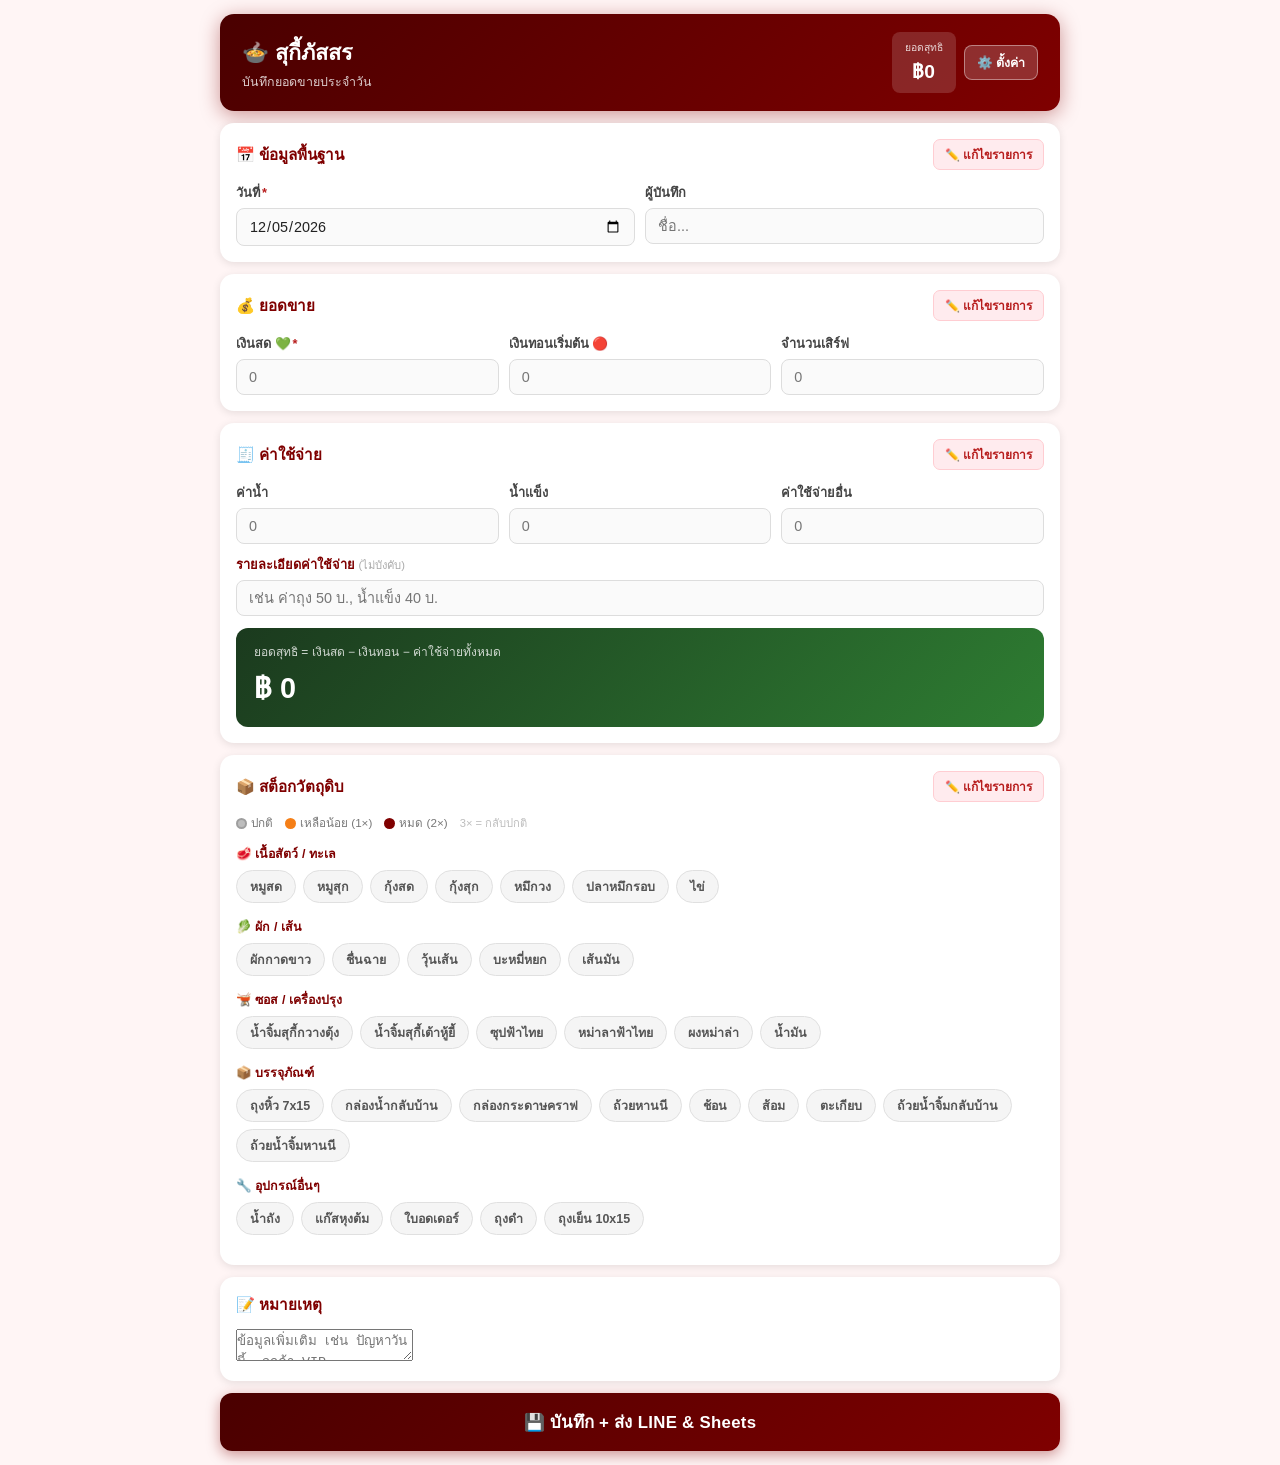
<file: design_extract/admin/yellowyellow-co/project/uploads/แบบฟอร์มกรอกยอดขาย_สุกี้ภัสสร แก้ไข.html>
<!DOCTYPE html>
<html lang="th">
<head>
<meta charset="UTF-8">
<meta name="viewport" content="width=device-width, initial-scale=1.0">
<title>🍲 สุกี้ภัสสร — บันทึกยอดขายประจำวัน</title>
<style>
:root{
  --rd:#7F0000;--rm:#B71C1C;--rl:#FFCDD2;--rp:#FFEBEE;--rb:#FFF5F5;
  --od:#E65100;--ol:#FFF3E0;
  --gd:#2E7D32;--gl:#E8F5E9;
  --bd:#1565C0;--bl:#E3F2FD;
  --yd:#F57F17;--yl:#FFFDE7;
  --tx:#212121;--mu:#757575;
  --sh:0 2px 8px rgba(0,0,0,.1);
}
*{box-sizing:border-box;margin:0;padding:0;}
body{font-family:'Sarabun','Segoe UI',Arial,sans-serif;background:var(--rb);min-height:100vh;padding:14px;}
.wrap{max-width:840px;margin:0 auto;display:flex;flex-direction:column;gap:12px;}

/* HEADER */
.hdr{background:linear-gradient(135deg,#4A0000,#7F0000);border-radius:14px;padding:18px 22px;color:#fff;display:flex;justify-content:space-between;align-items:center;gap:10px;box-shadow:0 4px 20px rgba(127,0,0,.4);}
.hdr-left h1{font-size:1.35rem;font-weight:800;}
.hdr-left p{font-size:.78rem;opacity:.8;margin-top:2px;}
.hdr-right{display:flex;align-items:center;gap:8px;flex-wrap:wrap;}
.hdr-badge{background:rgba(255,255,255,.15);border-radius:8px;padding:7px 13px;text-align:center;white-space:nowrap;}
.hdr-badge .lbl{font-size:.65rem;opacity:.8;}
.hdr-badge .val{font-size:1.2rem;font-weight:800;}
.btn-hdr{background:rgba(255,255,255,.18);border:1.5px solid rgba(255,255,255,.4);color:#fff;border-radius:8px;padding:7px 12px;cursor:pointer;font-size:.78rem;font-family:inherit;font-weight:600;white-space:nowrap;transition:all .15s;}
.btn-hdr:hover{background:rgba(255,255,255,.3);}
.btn-hdr.on{background:rgba(129,199,132,.4);border-color:#81C784;}

/* MODAL */
.modal-overlay{display:none;position:fixed;inset:0;background:rgba(0,0,0,.55);z-index:500;align-items:flex-start;justify-content:center;padding:20px;overflow-y:auto;}
.modal-overlay.show{display:flex;}
.modal-box{background:#fff;border-radius:16px;width:100%;max-width:480px;margin:auto;overflow:hidden;box-shadow:0 8px 30px rgba(0,0,0,.25);}
.modal-hdr{background:linear-gradient(135deg,#4A0000,#7F0000);padding:16px 20px;display:flex;justify-content:space-between;align-items:center;}
.modal-hdr h2{font-size:1rem;font-weight:800;color:#fff;}
.btn-close{background:rgba(255,255,255,.2);border:1px solid rgba(255,255,255,.4);color:#fff;border-radius:6px;padding:4px 10px;cursor:pointer;font-size:.85rem;}
.modal-body{padding:20px;}
.modal-url-section{margin-bottom:12px;}
.modal-url-label{font-size:.82rem;font-weight:700;color:var(--tx);margin-bottom:8px;}
.url-row{display:flex;gap:8px;flex-wrap:wrap;}
.url-row input{flex:1;min-width:180px;border:1.5px solid #DDD;border-radius:8px;padding:8px 12px;font-size:.82rem;font-family:inherit;outline:none;}
.url-row input:focus{border-color:var(--rm);}
.btn-test{background:var(--yl);border:1.5px solid var(--yd);color:var(--od);border-radius:7px;padding:8px 12px;cursor:pointer;font-size:.78rem;font-family:inherit;font-weight:700;white-space:nowrap;}
.btn-save-url{background:var(--gl);border:1.5px solid #A5D6A7;color:var(--gd);border-radius:7px;padding:8px 12px;cursor:pointer;font-size:.78rem;font-family:inherit;font-weight:700;white-space:nowrap;}
.conn-status{font-size:.8rem;margin-top:8px;min-height:20px;}
.modal-rec-label{font-size:.82rem;font-weight:700;color:var(--tx);margin-bottom:6px;margin-top:14px;}
.modal-rec-row{display:flex;gap:8px;}
.modal-rec-row input{flex:1;border:1.5px solid #DDD;border-radius:8px;padding:8px 12px;font-size:.82rem;font-family:inherit;outline:none;}
.modal-rec-row input:focus{border-color:var(--rm);}
.btn-save-rec{background:var(--gl);border:1.5px solid #A5D6A7;color:var(--gd);border-radius:7px;padding:8px 14px;cursor:pointer;font-size:.78rem;font-family:inherit;font-weight:700;white-space:nowrap;}

/* CARD */
.card{background:#fff;border-radius:14px;padding:16px;box-shadow:var(--sh);}
.card-title{display:flex;justify-content:space-between;align-items:center;margin-bottom:12px;}
.card-title-l{font-size:.95rem;font-weight:800;color:var(--rd);}
.btn-section-edit{background:var(--rp);border:1.5px solid var(--rl);color:var(--rm);border-radius:7px;padding:5px 11px;cursor:pointer;font-size:.75rem;font-family:inherit;font-weight:700;}
.btn-section-edit:hover{background:var(--rl);}
.btn-section-edit.active{background:var(--gl);border-color:#A5D6A7;color:var(--gd);}

/* GRID / FIELDS */
.grid{display:grid;gap:10px;}
.grid-2{grid-template-columns:repeat(2,1fr);}
.grid-3{grid-template-columns:repeat(3,1fr);}
.grid-4{grid-template-columns:repeat(4,1fr);}
@media(max-width:520px){.grid-3,.grid-4{grid-template-columns:repeat(2,1fr);}.grid-2{grid-template-columns:1fr;}}
.field{display:flex;flex-direction:column;gap:5px;}
.field label{font-size:.8rem;font-weight:700;color:#444;}
.req{color:var(--rm);margin-left:2px;}
.field input,.field textarea{border:1.5px solid #DDD;border-radius:8px;padding:9px 12px;font-size:.9rem;font-family:inherit;outline:none;color:var(--tx);background:#FAFAFA;transition:border .15s;}
.field input:focus,.field textarea:focus{border-color:var(--rm);background:#fff;box-shadow:0 0 0 3px rgba(183,28,28,.07);}
.field textarea{resize:none;height:62px;}

/* EDIT MODE ROWS */
.edit-row{display:flex;align-items:center;gap:6px;padding:7px 0;border-bottom:1px solid #F5F5F5;}
.edit-row:last-child{border-bottom:none;}
.edit-row .handle{cursor:grab;color:#CCC;font-size:1rem;padding:0 4px;}
.edit-row .edit-inp{flex:1;border:1.5px solid #DDD;border-radius:6px;padding:6px 10px;font-size:.82rem;font-family:inherit;outline:none;}
.edit-row .edit-inp:focus{border-color:var(--rm);}
.edit-row .req-toggle{font-size:.7rem;background:#EEE;border:none;border-radius:5px;padding:4px 7px;cursor:pointer;font-family:inherit;color:#555;}
.edit-row .req-toggle.on{background:var(--rp);color:var(--rm);font-weight:700;}
.edit-row .del-btn{color:#EF5350;background:none;border:none;font-size:1rem;cursor:pointer;padding:0 4px;line-height:1;}
.add-field-row{display:flex;gap:8px;margin-top:10px;}
.add-field-inp{flex:1;border:1.5px dashed #DDD;border-radius:8px;padding:8px 12px;font-size:.82rem;font-family:inherit;outline:none;}
.add-field-inp:focus{border-color:var(--rm);}
.btn-add-field{background:var(--rp);border:1.5px solid var(--rl);color:var(--rm);border-radius:7px;padding:8px 12px;cursor:pointer;font-size:.78rem;font-family:inherit;font-weight:700;}
.edit-banner{background:var(--yl);border-radius:8px;padding:8px 13px;font-size:.78rem;color:var(--od);font-weight:700;margin-bottom:10px;display:none;}
.edit-banner.show{display:block;}

/* NET BOX */
.computed{background:linear-gradient(135deg,#1B3A1E,var(--gd));color:#fff;border-radius:12px;padding:14px 18px;margin-top:12px;}
.computed .lbl{font-size:.75rem;opacity:.8;}
.computed .val{font-size:1.8rem;font-weight:800;margin:4px 0 2px;}
.computed .sub-lbl{font-size:.72rem;opacity:.7;}

/* INVENTORY (STOCK) */
.inv-toolbar{margin-bottom:10px;}
.legend-row{display:flex;gap:12px;flex-wrap:wrap;}
.legend-txt{font-size:.73rem;color:#777;display:flex;align-items:center;gap:4px;}
.legend-dot{width:11px;height:11px;border-radius:50%;display:inline-block;}
.cat-block{margin-bottom:14px;}
.cat-lbl{font-size:.78rem;font-weight:800;color:var(--rd);margin-bottom:7px;display:flex;justify-content:space-between;align-items:center;}
.cat-lbl-edit{display:flex;align-items:center;gap:6px;}
.cat-name-inp{border:1.5px solid #DDD;border-radius:6px;padding:4px 9px;font-size:.78rem;font-family:inherit;outline:none;width:130px;}
.cat-name-inp:focus{border-color:var(--rm);}
.btn-del-cat{background:none;border:none;color:#EF5350;cursor:pointer;font-size:.85rem;}
.chips{display:flex;flex-wrap:wrap;gap:7px;}
.chip{padding:6px 13px;border-radius:20px;font-size:.78rem;font-weight:600;cursor:pointer;transition:all .15s;user-select:none;border:1.5px solid #E0E0E0;background:#F5F5F5;color:#555;}
.chip:hover{transform:scale(1.05);}
.chip.low{background:var(--yl);border-color:var(--yd);color:var(--od);}
.chip.out{background:var(--rl);border-color:#EF9A9A;color:var(--rm);}
.chip-low-group{display:inline-flex;flex-direction:column;align-items:flex-start;gap:3px;vertical-align:top;}
.chip-note-inp{border:1.5px solid var(--yd);border-radius:8px;padding:4px 8px;font-size:.72rem;font-family:inherit;outline:none;background:#FFFDE7;color:var(--od);width:120px;min-width:80px;}
.chip-note-inp:focus{border-color:var(--od);background:#fff;}
.chip-note-inp::placeholder{color:#BCA86A;font-size:.68rem;}
.chip-edit{padding:5px 11px;border-radius:20px;font-size:.75rem;font-weight:600;border:1.5px dashed #CCC;background:#FAFAFA;color:#666;display:flex;align-items:center;gap:4px;}
.chip-edit input{border:none;outline:none;width:80px;font-family:inherit;font-size:.75rem;background:transparent;}
.btn-del-chip{background:none;border:none;color:#EF5350;cursor:pointer;font-size:.8rem;line-height:1;padding:0 2px;}
.btn-add-chip{background:var(--rp);border:1.5px dashed var(--rl);color:var(--rm);border-radius:20px;padding:5px 12px;font-size:.75rem;cursor:pointer;font-family:inherit;font-weight:700;}
.quick-add-row{display:none;gap:8px;margin-bottom:10px;}
.quick-add-row.show{display:flex;}
.quick-add-row input{flex:1;border:1.5px solid #DDD;border-radius:8px;padding:8px 12px;font-size:.82rem;font-family:inherit;outline:none;}
.quick-add-row input:focus{border-color:var(--rm);}
.btn-quick{background:var(--rp);border:1.5px solid var(--rl);color:var(--rm);border-radius:7px;padding:8px 12px;cursor:pointer;font-size:.78rem;font-family:inherit;font-weight:700;}
.add-cat-row{display:none;gap:8px;margin-top:12px;}
.add-cat-row.show{display:flex;}
.add-cat-inp{flex:1;border:1.5px dashed var(--rl);border-radius:8px;padding:8px 12px;font-size:.82rem;font-family:inherit;outline:none;}
.add-cat-inp:focus{border-color:var(--rm);}
.btn-add-cat{background:var(--rp);border:1.5px solid var(--rl);color:var(--rm);border-radius:7px;padding:8px 12px;cursor:pointer;font-size:.78rem;font-family:inherit;font-weight:700;}
.btn-edit-mode{background:var(--rp);border:1.5px solid var(--rl);color:var(--rm);border-radius:7px;padding:5px 11px;cursor:pointer;font-size:.75rem;font-family:inherit;font-weight:700;}
.btn-edit-mode.active{background:var(--gl);border-color:#A5D6A7;color:var(--gd);}

/* SAVE BTN */
.btn-save{background:linear-gradient(135deg,#4A0000,#7F0000);color:#fff;border:none;border-radius:12px;padding:16px 0;font-size:1.05rem;font-weight:800;cursor:pointer;font-family:inherit;width:100%;box-shadow:0 4px 14px rgba(127,0,0,.4);letter-spacing:.3px;transition:all .15s;}
.btn-save:hover{opacity:.92;}
.btn-save:active{transform:scale(.98);}
.btn-save:disabled{background:#BDBDBD;box-shadow:none;cursor:not-allowed;}

/* RECORDS */
.stats-row{display:flex;gap:10px;flex-wrap:wrap;margin-bottom:10px;}
.stat-p{background:var(--rp);border-radius:8px;padding:7px 12px;font-size:.78rem;color:var(--rm);font-weight:700;}
.sync-bar{display:flex;align-items:center;justify-content:space-between;background:#F5F5F5;border-radius:8px;padding:8px 12px;margin-bottom:10px;gap:10px;flex-wrap:wrap;}
#sync_txt{font-size:.78rem;color:var(--mu);}
.btn-sync-all{background:var(--bl);border:1.5px solid #90CAF9;color:var(--bd);border-radius:7px;padding:6px 13px;cursor:pointer;font-size:.75rem;font-family:inherit;font-weight:700;}
.rec-wrap{overflow-x:auto;}
.rec-wrap table{border-collapse:collapse;width:100%;min-width:600px;font-size:.75rem;}
.rec-wrap th{background:var(--rm);color:#fff;padding:7px 10px;text-align:center;white-space:nowrap;}
.rec-wrap td{padding:6px 10px;border-bottom:1px solid #F0F0F0;text-align:center;white-space:nowrap;}
.rec-wrap tr:nth-child(even) td{background:#FFF5F5;}
.net-td{font-weight:800;color:var(--gd);}
.btn-resend{background:var(--bl);border:1px solid #90CAF9;color:var(--bd);border-radius:5px;padding:3px 8px;cursor:pointer;font-size:.7rem;font-family:inherit;}
.status-ok{color:var(--gd);font-weight:700;}
.status-pend{color:var(--yd);font-weight:700;}
.export-box{margin-top:12px;}
.export-box textarea{width:100%;height:80px;font-size:.72rem;font-family:monospace;border:1.5px solid #DDD;border-radius:8px;padding:8px;resize:none;outline:none;}

/* TOAST */
.toast{position:fixed;bottom:24px;left:50%;transform:translateX(-50%);background:#323232;color:#fff;padding:10px 24px;border-radius:24px;font-size:.85rem;opacity:0;transition:all .3s;pointer-events:none;z-index:9999;white-space:nowrap;}
.toast.show{opacity:1;}
.toast.ok{background:var(--gd);}
.toast.er{background:var(--rm);}
</style>
</head>
<body>
<div class="wrap">

<!-- HEADER -->
<div class="hdr">
  <div class="hdr-left">
    <h1>🍲 สุกี้ภัสสร</h1>
    <p id="hdr_sub">บันทึกยอดขายประจำวัน</p>
  </div>
  <div class="hdr-right">
    <div class="hdr-badge">
      <div class="lbl">ยอดสุทธิ</div>
      <div class="val" id="hdr_net">฿0</div>
    </div>
    <button class="btn-hdr" id="btn_setup" onclick="openSetup()">⚙️ ตั้งค่า</button>
  </div>
</div>

<!-- SETUP MODAL -->
<div class="modal-overlay" id="setup_modal">
  <div class="modal-box">
    <div class="modal-hdr">
      <h2>⚙️ ตั้งค่าระบบส่งข้อมูล</h2>
      <button class="btn-close" onclick="closeSetup()">✕</button>
    </div>
    <div class="modal-body">
      <div class="modal-url-section">
        <div class="modal-url-label">🔗 วาง Make.com Webhook URL ที่นี่</div>
        <div class="url-row">
          <input type="text" id="script_url" placeholder="https://hook.eu1.make.com/xxxxxxxxxx">
          <button class="btn-test" onclick="testConn()">🔌 ทดสอบ</button>
          <button class="btn-save-url" onclick="saveUrl()">💾 บันทึก</button>
        </div>
        <div class="conn-status" id="conn_status"></div>
      </div>
      <div class="modal-rec-label">👤 ชื่อผู้บันทึกเริ่มต้น</div>
      <div class="modal-rec-row">
        <input type="text" id="rec_name_inp" placeholder="เช่น แม่ค้า, น้องเมย์">
        <button class="btn-save-rec" onclick="saveRecName()">บันทึก</button>
      </div>
    </div>
  </div>
</div>

<!-- ข้อมูลพื้นฐาน -->
<div class="card">
  <div class="card-title">
    <div class="card-title-l">📅 ข้อมูลพื้นฐาน</div>
    <button class="btn-section-edit" id="btn_edit_basic" onclick="toggleEdit('basic')">✏️ แก้ไขรายการ</button>
  </div>
  <div class="edit-banner" id="banner_basic">✏️ โหมดแก้ไข — เพิ่ม/ลบ/แก้ชื่อ · กด "เสร็จแล้ว" เมื่อเสร็จ</div>
  <div id="sec_basic"></div>
</div>

<!-- ยอดขาย -->
<div class="card">
  <div class="card-title">
    <div class="card-title-l">💰 ยอดขาย</div>
    <button class="btn-section-edit" id="btn_edit_sale" onclick="toggleEdit('sale')">✏️ แก้ไขรายการ</button>
  </div>
  <div class="edit-banner" id="banner_sale">✏️ โหมดแก้ไข — เพิ่ม/ลบ/แก้ชื่อ · กด "เสร็จแล้ว" เมื่อเสร็จ</div>
  <div id="sec_sale"></div>
</div>

<!-- ค่าใช้จ่าย -->
<div class="card">
  <div class="card-title">
    <div class="card-title-l">🧾 ค่าใช้จ่าย</div>
    <button class="btn-section-edit" id="btn_edit_cost" onclick="toggleEdit('cost')">✏️ แก้ไขรายการ</button>
  </div>
  <div class="edit-banner" id="banner_cost">✏️ โหมดแก้ไข — เพิ่ม/ลบ/แก้ชื่อ · กด "เสร็จแล้ว" เมื่อเสร็จ</div>
  <div id="sec_cost"></div>
  <div class="field" style="margin-top:10px;">
    <label style="font-size:.8rem;font-weight:700;color:var(--rd);">รายละเอียดค่าใช้จ่าย <span style="font-weight:400;color:#aaa;font-size:.7rem;">(ไม่บังคับ)</span></label>
    <input type="text" id="f_cost_detail" placeholder="เช่น ค่าถุง 50 บ., น้ำแข็ง 40 บ.">
  </div>
  <div class="computed" id="net_box">
    <div class="lbl">ยอดสุทธิ = เงินสด − เงินทอน − ค่าใช้จ่ายทั้งหมด</div>
    <div class="val" id="net_display">฿ 0</div>
    <div class="sub-lbl" id="net_formula"></div>
  </div>
</div>

<!-- สต็อกวัตถุดิบ -->
<div class="card">
  <div class="card-title">
    <div class="card-title-l">📦 สต็อกวัตถุดิบ</div>
    <button class="btn-edit-mode" id="btn_edit_mode" onclick="toggleStockEdit()">✏️ แก้ไขรายการ</button>
  </div>
  <div class="inv-toolbar" id="inv_legend">
    <div class="legend-row">
      <span class="legend-txt"><span class="legend-dot" style="background:#BDBDBD;border:2px solid #9E9E9E;"></span>ปกติ</span>
      <span class="legend-txt"><span class="legend-dot" style="background:var(--yd);"></span>เหลือน้อย (1×)</span>
      <span class="legend-txt"><span class="legend-dot" style="background:var(--rd);"></span>หมด (2×)</span>
      <span class="legend-txt" style="font-size:.7rem;color:#BDBDBD;">3× = กลับปกติ</span>
    </div>
  </div>
  <div class="edit-banner" id="edit_banner">✏️ โหมดแก้ไข — เพิ่ม/ลบ/แก้ชื่อรายการ · กด "เสร็จแล้ว" เมื่อเสร็จ</div>
  <div class="quick-add-row" id="quick_add_row">
    <input type="text" id="quick_inp" placeholder="＋ เพิ่มรายการด่วน กด Enter" onkeydown="if(event.key==='Enter')quickAdd()">
    <button class="btn-quick" onclick="quickAdd()">＋ เพิ่ม</button>
  </div>
  <div id="inv_container" style="margin-top:12px;"></div>
  <div class="add-cat-row" id="add_cat_row">
    <input class="add-cat-inp" type="text" id="new_cat_inp" placeholder="ชื่อหมวดหมู่ใหม่...">
    <button class="btn-add-cat" onclick="addCategory()">＋ เพิ่มหมวด</button>
  </div>
</div>

<!-- หมายเหตุ -->
<div class="card">
  <div class="card-title"><div class="card-title-l">📝 หมายเหตุ</div></div>
  <textarea id="f_note" rows="2" placeholder="ข้อมูลเพิ่มเติม เช่น ปัญหาวันนี้, ลูกค้า VIP..."></textarea>
</div>

<!-- SAVE -->
<button class="btn-save" id="save_btn" onclick="saveRecord()">💾 บันทึก + ส่ง LINE &amp; Sheets</button>

<!-- RECORDS -->
<div class="card" id="records_section" style="display:none;">
  <div class="card-title">
    <div class="card-title-l">📋 ประวัติการบันทึก <span id="rec_count" style="font-size:.8rem;font-weight:400;color:var(--mu);"></span></div>
  </div>
  <div class="stats-row" id="summary_stats"></div>
  <div class="sync-bar" id="sync_bar">
    <span id="sync_txt">—</span>
    <button class="btn-sync-all" id="btn_sync_all" onclick="syncAll()">📤 ส่งทั้งหมดอีกครั้ง</button>
  </div>
  <div class="rec-wrap">
    <table>
      <thead>
        <tr>
          <th>วันที่</th><th>ผู้บันทึก</th><th>เงินสด</th><th>เงินทอน</th>
          <th>เสิร์ฟ</th><th>ค่าน้ำ</th><th>น้ำแข็ง</th><th>ค่าอื่น</th>
          <th>สุทธิ ฿</th><th>ของหมด</th><th>ของน้อย</th><th>หมายเหตุ</th><th>ส่ง</th><th></th>
        </tr>
      </thead>
      <tbody id="records_body"></tbody>
    </table>
  </div>
  <div style="margin-top:12px;display:flex;gap:9px;flex-wrap:wrap;">
    <button onclick="showTSV()" style="background:var(--bl);border:1.5px solid #90CAF9;color:var(--bd);border-radius:7px;padding:7px 14px;cursor:pointer;font-size:.8rem;font-family:inherit;font-weight:700;">📋 Copy ข้อมูล (สำรอง)</button>
    <button onclick="clearAll()" style="background:var(--rl);border:1.5px solid #EF9A9A;color:var(--rd);border-radius:7px;padding:7px 14px;cursor:pointer;font-size:.8rem;font-family:inherit;font-weight:700;">🗑️ ลบทั้งหมด</button>
  </div>
  <div class="export-box" id="export_box" style="display:none;">
    <strong style="font-size:.8rem;">วางใน Google Sheets:</strong>
    <textarea id="csv_out" readonly onclick="this.select()"></textarea>
    <button onclick="copyTSV()" style="background:var(--bl);border:1.5px solid #90CAF9;color:var(--bd);border-radius:7px;padding:5px 12px;cursor:pointer;font-size:.78rem;font-family:inherit;font-weight:700;margin-top:6px;">📋 คัดลอก</button>
  </div>
</div>

</div>
<div class="toast" id="toast"></div>

<script>
// ══════════════════════════════════════════
//  DEFAULT CONFIGS
// ══════════════════════════════════════════
const DEFAULT_BASIC = [
  {id:'fd_date',     key:'date',     label:'วันที่',        type:'date',   req:true,  fixed:true},
  {id:'fd_recorder', key:'recorder', label:'ผู้บันทึก',     type:'text',   req:false, fixed:false, ph:'ชื่อ...'}
];
const DEFAULT_SALE = [
  {id:'fs_cash',    key:'cashIn',  label:'เงินสด',            type:'number', req:true,  fixed:true,  ph:'0', role:'plus'},
  {id:'fs_float',   key:'float',   label:'เงินทอนเริ่มต้น',   type:'number', req:false, fixed:true,  ph:'0', role:'minus'},
  {id:'fs_orders',  key:'orders',  label:'จำนวนเสิร์ฟ',       type:'number', req:false, fixed:false, ph:'0', role:'none'}
];
const DEFAULT_COST = [
  {id:'fc_water', key:'water',    label:'ค่าน้ำ',          ph:'0', fixed:false},
  {id:'fc_ice',   key:'ice',      label:'น้ำแข็ง',         ph:'0', fixed:false},
  {id:'fc_other', key:'otherCost',label:'ค่าใช้จ่ายอื่น',  ph:'0', fixed:false}
];
const DEFAULT_CATALOG = [
  {cat:"🥩 เนื้อสัตว์ / ทะเล",  items:["หมูสด","หมูสุก","กุ้งสด","กุ้งสุก","หมึกวง","ปลาหมึกรอบ","ไข่"]},
  {cat:"🥬 ผัก / เส้น",         items:["ผักกาดขาว","ชื่นฉาย","วุ้นเส้น","บะหมี่หยก","เส้นมัน"]},
  {cat:"🫕 ซอส / เครื่องปรุง",  items:["น้ำจิ้มสุกี้กวางตุ้ง","น้ำจิ้มสุกี้เต้าหู้ยี้","ซุปฟ้าไทย","หม่าลาฟ้าไทย","ผงหม่าล่า","น้ำมัน"]},
  {cat:"📦 บรรจุภัณฑ์",         items:["ถุงหิ้ว 7x15","กล่องน้ำกลับบ้าน","กล่องกระดาษคราฟ","ถ้วยหานนี","ช้อน","ส้อม","ตะเกียบ","ถ้วยน้ำจิ้มกลับบ้าน","ถ้วยน้ำจิ้มหานนี"]},
  {cat:"🔧 อุปกรณ์อื่นๆ",       items:["น้ำถัง","แก๊สหุงต้ม","ใบอดเดอร์","ถุงดำ","ถุงเย็น 10x15"]}
];

// ── State ──
let basicFields = loadLS('sukki_basic', DEFAULT_BASIC);
let saleFields  = loadLS('sukki_sale',  DEFAULT_SALE);
let costFields  = loadLS('sukki_cost',  DEFAULT_COST);
let catalog     = loadLS('sukki_catalog', DEFAULT_CATALOG);
let records     = loadLS('sukki_v2', []);
let invState    = {};
let invNotes    = {};
let stockEdit   = false;
let secEdit     = {basic:false, sale:false, cost:false};
let hookUrl     = (()=>{ const v=localStorage.getItem('sukki_hook')||''; try{ return JSON.parse(v)||''; }catch(e){ return v; } })();
let fldCnt      = parseInt(localStorage.getItem('sukki_fld_cnt') || '20');

function loadLS(key, def){ return JSON.parse(localStorage.getItem(key) || 'null') || deepCopy(def); }
function saveLS(key, val){ localStorage.setItem(key, JSON.stringify(val)); }
function deepCopy(o){ return JSON.parse(JSON.stringify(o)); }
function nextId(){ fldCnt++; saveLS('sukki_fld_cnt', fldCnt); return 'fx_'+fldCnt; }
function fmt(n){ return Number(n).toLocaleString('th-TH'); }
function todayISO(){ return new Date().toISOString().split('T')[0]; }
function escHtml(s){ return String(s).replace(/&/g,'&amp;').replace(/</g,'&lt;').replace(/>/g,'&gt;'); }
function fmtDate(iso){ if(!iso) return '-'; const [y,m,d]=iso.split('-'); return d+'/'+m+'/'+String(+y+543).slice(-2); }

// ══════════════════════════════════════════
//  SETUP MODAL
// ══════════════════════════════════════════
function openSetup(){
  document.getElementById('setup_modal').classList.add('show');
  if(hookUrl) document.getElementById('script_url').value = hookUrl;
  const rn = localStorage.getItem('sukki_recorder') || '';
  if(rn) document.getElementById('rec_name_inp').value = rn;
}
function closeSetup(){ document.getElementById('setup_modal').classList.remove('show'); }
document.getElementById('setup_modal').addEventListener('click', e => {
  if(e.target === document.getElementById('setup_modal')) closeSetup();
});
function saveUrl(){
  const v = document.getElementById('script_url').value.trim();
  if(!v){ showToast('กรุณาใส่ URL','er'); return; }
  hookUrl = v; localStorage.setItem('sukki_hook', v); updateHdrBtn();
  showToast('✅ บันทึก URL สำเร็จ'); closeSetup();
}
function saveRecName(){
  const v = document.getElementById('rec_name_inp').value.trim();
  if(!v){ showToast('กรุณาใส่ชื่อ','er'); return; }
  localStorage.setItem('sukki_recorder', v);
  // fill recorder field
  const rinp = document.getElementById('inp_fd_recorder');
  if(rinp && !rinp.value) rinp.value = v;
  showToast('✅ บันทึกชื่อแล้ว');
}
async function testConn(){
  const url = document.getElementById('script_url').value.trim();
  if(!url){ showToast('ใส่ URL ก่อน','er'); return; }
  const st = document.getElementById('conn_status');
  st.innerHTML = '<span style="color:var(--yd)">⏳ กำลังทดสอบ...</span>';
  try{
    await fetch(url,{method:'POST',mode:'no-cors',headers:{'Content-Type':'text/plain'},body:JSON.stringify({test:true,shop:'สุกี้ภัสสร'})});
    st.innerHTML = '<span style="color:var(--gd);font-weight:700;">✅ ส่งได้! ตรวจสอบใน Make.com</span>';
  }catch(e){ st.innerHTML = '<span style="color:var(--rd);font-weight:700;">❌ '+e.message+'</span>'; }
}
function updateHdrBtn(){
  const b = document.getElementById('btn_setup');
  b.textContent = hookUrl ? '✅ เชื่อมต่อแล้ว' : '⚙️ ตั้งค่า';
  b.className = 'btn-hdr' + (hookUrl ? ' on' : '');
  document.getElementById('hdr_sub').textContent = hookUrl ? 'เชื่อมต่อ LINE & Google Sheets แล้ว' : 'บันทึกยอดขายประจำวัน';
}

// ══════════════════════════════════════════
//  BUILD SECTIONS
// ══════════════════════════════════════════
function makeGrid(n){
  const g = document.createElement('div');
  g.className = 'grid ' + (n>=4?'grid-4':n>=3?'grid-3':n>=2?'grid-2':'');
  return g;
}

function buildNormalBasic(){
  const c = document.getElementById('sec_basic'); c.innerHTML='';
  const wrap = makeGrid(basicFields.length);
  basicFields.forEach(f => {
    const div = document.createElement('div'); div.className='field';
    const lbl = document.createElement('label');
    lbl.innerHTML = escHtml(f.label) + (f.req ? '<span class="req">*</span>' : '');
    const inp = document.createElement('input');
    inp.type = f.type||'text'; inp.id = 'inp_'+f.id; inp.placeholder = f.ph||'';
    inp.addEventListener('input', calcNet);
    div.appendChild(lbl); div.appendChild(inp); wrap.appendChild(div);
  });
  c.appendChild(wrap);
  // prefill date
  const di = document.getElementById('inp_fd_date');
  if(di && !di.value) di.value = todayISO();
  // prefill recorder
  const ri = document.getElementById('inp_fd_recorder');
  const rn = localStorage.getItem('sukki_recorder');
  if(ri && rn && !ri.value) ri.value = rn;
}

function buildNormalSale(){
  const c = document.getElementById('sec_sale'); c.innerHTML='';
  const wrap = makeGrid(saleFields.length);
  saleFields.forEach(f => {
    const div = document.createElement('div'); div.className='field';
    const lbl = document.createElement('label');
    let roleIcon = f.role==='plus'?' 💚':f.role==='minus'?' 🔴':'';
    lbl.innerHTML = escHtml(f.label) + roleIcon + (f.req ? '<span class="req">*</span>' : '');
    const inp = document.createElement('input');
    inp.type = 'number'; inp.id = 'inp_'+f.id; inp.min='0'; inp.placeholder = f.ph||'0';
    inp.addEventListener('input', calcNet);
    div.appendChild(lbl); div.appendChild(inp); wrap.appendChild(div);
  });
  c.appendChild(wrap);
}

function buildNormalCost(){
  const c = document.getElementById('sec_cost'); c.innerHTML='';
  const wrap = makeGrid(costFields.length);
  costFields.forEach(f => {
    const div = document.createElement('div'); div.className='field';
    const lbl = document.createElement('label'); lbl.textContent = f.label;
    const inp = document.createElement('input');
    inp.type='number'; inp.id='inp_'+f.id; inp.min='0'; inp.placeholder=f.ph||'0';
    inp.addEventListener('input', calcNet);
    div.appendChild(lbl); div.appendChild(inp); wrap.appendChild(div);
  });
  c.appendChild(wrap);
}

// ══════════════════════════════════════════
//  EDIT SECTIONS
// ══════════════════════════════════════════
function toggleEdit(sec){
  secEdit[sec] = !secEdit[sec];
  const btn = document.getElementById('btn_edit_'+sec);
  const banner = document.getElementById('banner_'+sec);
  btn.textContent = secEdit[sec] ? '✅ เสร็จแล้ว' : '✏️ แก้ไขรายการ';
  btn.classList.toggle('active', secEdit[sec]);
  banner.classList.toggle('show', secEdit[sec]);
  if(secEdit[sec]) buildEditSection(sec);
  else { saveSection(sec); buildSection(sec); }
}

function buildSection(sec){
  if(sec==='basic') buildNormalBasic();
  else if(sec==='sale') buildNormalSale();
  else if(sec==='cost') buildNormalCost();
}

function saveSection(sec){
  const flds = sec==='basic'?basicFields:sec==='sale'?saleFields:costFields;
  const rows = document.querySelectorAll('#sec_'+sec+' .edit-row');
  rows.forEach((row,i) => {
    const inp = row.querySelector('.edit-inp');
    if(inp && flds[i]) flds[i].label = inp.value || flds[i].label;
    if(sec==='sale'){
      const rt = row.querySelector('.req-toggle');
      if(rt && flds[i]) flds[i].req = rt.classList.contains('on');
    }
  });
  saveLS('sukki_'+sec, flds);
}

function buildEditSection(sec){
  const c = document.getElementById('sec_'+sec); c.innerHTML='';
  const flds = sec==='basic'?basicFields:sec==='sale'?saleFields:costFields;
  flds.forEach((f,i) => {
    const row = document.createElement('div'); row.className='edit-row';
    row.innerHTML = '<span class="handle">⠿</span>';
    const inp = document.createElement('input'); inp.className='edit-inp'; inp.value=f.label;
    row.appendChild(inp);
    if(sec==='sale'){
      const rt = document.createElement('button');
      rt.className='req-toggle'+(f.req?' on':'');
      rt.textContent=f.req?'*จำเป็น':'ไม่บังคับ';
      rt.onclick=()=>{ rt.classList.toggle('on'); rt.textContent=rt.classList.contains('on')?'*จำเป็น':'ไม่บังคับ'; };
      row.appendChild(rt);
    }
    if(!f.fixed){
      const db = document.createElement('button'); db.className='del-btn'; db.textContent='✕';
      db.onclick=()=>{ flds.splice(i,1); saveLS('sukki_'+sec, flds); buildEditSection(sec); };
      row.appendChild(db);
    }
    c.appendChild(row);
  });
  // Add new field row
  const ar = document.createElement('div'); ar.className='add-field-row';
  const ai = document.createElement('input'); ai.className='add-field-inp'; ai.placeholder='ชื่อรายการใหม่...';
  const ab = document.createElement('button'); ab.className='btn-add-field'; ab.textContent='＋ เพิ่ม';
  ab.onclick=()=>{
    const v=ai.value.trim(); if(!v) return;
    const nf = {id:nextId(), key:v.replace(/\s/g,'_'), label:v, type:'number', req:false, fixed:false, ph:'0'};
    if(sec==='sale') nf.role='none';
    flds.push(nf); saveLS('sukki_'+sec, flds); ai.value=''; buildEditSection(sec);
  };
  ar.appendChild(ai); ar.appendChild(ab); c.appendChild(ar);
}

// ══════════════════════════════════════════
//  CALC NET
// ══════════════════════════════════════════
function calcNet(){
  let plus=0, minus=0, costs=0;
  saleFields.forEach(f => {
    const v=parseFloat(document.getElementById('inp_'+f.id)?.value)||0;
    if(f.role==='plus') plus+=v;
    else if(f.role==='minus') minus+=v;
  });
  costFields.forEach(f => {
    costs += parseFloat(document.getElementById('inp_'+f.id)?.value)||0;
  });
  const net = plus - minus - costs;
  document.getElementById('net_display').textContent = '฿ '+fmt(net);
  document.getElementById('hdr_net').textContent = '฿'+fmt(net);
  const fmla = [];
  if(plus) fmla.push('+'+fmt(plus));
  if(minus) fmla.push('−เงินทอน '+fmt(minus));
  if(costs) fmla.push('−ค่าใช้จ่าย '+fmt(costs));
  document.getElementById('net_formula').textContent = fmla.join(' ');
  return net;
}

// ══════════════════════════════════════════
//  INVENTORY / STOCK
// ══════════════════════════════════════════
function renderInv(){
  const c = document.getElementById('inv_container'); c.innerHTML='';
  catalog.forEach((cat, ci) => {
    const block = document.createElement('div'); block.className='cat-block';
    if(!stockEdit){
      const lbl = document.createElement('div'); lbl.className='cat-lbl'; lbl.textContent=cat.cat;
      block.appendChild(lbl);
      const chips = document.createElement('div'); chips.className='chips';
      cat.items.forEach((item, ii) => {
        const key = ci+'_'+ii;
        const state = (invState[key])||0;
        if(state===1){
          // LOW STOCK — chip + note input
          const grp = document.createElement('div'); grp.className='chip-low-group';
          const chip = document.createElement('span');
          chip.className='chip low';
          chip.textContent=item;
          chip.onclick=()=>{ invState[key]=2; delete invNotes[key]; renderInv(); };
          chip.title='กดอีกครั้ง = หมด';
          grp.appendChild(chip);
          const noteInp = document.createElement('input');
          noteInp.className='chip-note-inp';
          noteInp.type='text';
          noteInp.placeholder='จำนวน / หมายเหตุ';
          noteInp.value = invNotes[key]||'';
          noteInp.onclick = e=>e.stopPropagation();
          noteInp.oninput = e=>{ invNotes[key]=e.target.value; };
          grp.appendChild(noteInp);
          chips.appendChild(grp);
        } else {
          const chip = document.createElement('span');
          chip.className='chip'+(state===2?' out':'');
          chip.textContent=item;
          chip.onclick=()=>{ invState[key]=((state+1)%3); if(state!==0) delete invNotes[key]; renderInv(); };
          chip.title = state===0?'กด 1× = เหลือน้อย':'กด 3× = กลับปกติ';
          chips.appendChild(chip);
        }
      });
      block.appendChild(chips);
    } else {
      // Edit mode
      const lbl = document.createElement('div'); lbl.className='cat-lbl';
      const catEdit = document.createElement('div'); catEdit.className='cat-lbl-edit';
      const catInp = document.createElement('input'); catInp.className='cat-name-inp'; catInp.value=cat.cat;
      catInp.onblur=()=>{ catalog[ci].cat=catInp.value; saveLS('sukki_catalog',catalog); };
      catEdit.appendChild(catInp);
      const delCat = document.createElement('button'); delCat.className='btn-del-cat'; delCat.textContent='🗑️';
      delCat.onclick=()=>{ catalog.splice(ci,1); saveLS('sukki_catalog',catalog); renderInv(); };
      catEdit.appendChild(delCat);
      lbl.appendChild(catEdit); block.appendChild(lbl);
      const chips = document.createElement('div'); chips.className='chips';
      cat.items.forEach((item, ii) => {
        const ce = document.createElement('span'); ce.className='chip-edit';
        const inp = document.createElement('input'); inp.value=item;
        inp.onblur=()=>{ catalog[ci].items[ii]=inp.value; saveLS('sukki_catalog',catalog); };
        const db = document.createElement('button'); db.className='btn-del-chip'; db.textContent='✕';
        db.onclick=()=>{ catalog[ci].items.splice(ii,1); saveLS('sukki_catalog',catalog); renderInv(); };
        ce.appendChild(inp); ce.appendChild(db); chips.appendChild(ce);
      });
      const addChip = document.createElement('button'); addChip.className='btn-add-chip'; addChip.textContent='＋ เพิ่ม';
      addChip.onclick=()=>{ catalog[ci].items.push('ใหม่'); saveLS('sukki_catalog',catalog); renderInv(); };
      chips.appendChild(addChip); block.appendChild(chips);
    }
    c.appendChild(block);
  });
}

function toggleStockEdit(){
  stockEdit = !stockEdit;
  const btn = document.getElementById('btn_edit_mode');
  const ban = document.getElementById('edit_banner');
  const qa  = document.getElementById('quick_add_row');
  const ac  = document.getElementById('add_cat_row');
  btn.textContent = stockEdit ? '✅ เสร็จแล้ว' : '✏️ แก้ไขรายการ';
  btn.classList.toggle('active', stockEdit);
  ban.classList.toggle('show', stockEdit);
  qa.classList.toggle('show', stockEdit);
  ac.classList.toggle('show', stockEdit);
  renderInv();
}

function quickAdd(){
  const v = document.getElementById('quick_inp').value.trim(); if(!v) return;
  if(!catalog.length) catalog.push({cat:'รายการทั่วไป',items:[]});
  catalog[0].items.push(v); saveLS('sukki_catalog',catalog);
  document.getElementById('quick_inp').value=''; renderInv();
}

function addCategory(){
  const v = document.getElementById('new_cat_inp').value.trim(); if(!v) return;
  catalog.push({cat:v,items:[]}); saveLS('sukki_catalog',catalog);
  document.getElementById('new_cat_inp').value=''; renderInv();
}

function getStockSummary(){
  const out=[], low=[];
  catalog.forEach((cat,ci)=>{
    cat.items.forEach((item,ii)=>{
      const key=ci+'_'+ii;
      const s=invState[key]||0;
      if(s===2) out.push(item);
      else if(s===1){
        const note = invNotes[key]||'';
        low.push(note ? item+'('+note+')' : item);
      }
    });
  });
  return { outOfStock:out.join(', '), lowStock:low.join(', ') };
}

// ══════════════════════════════════════════
//  SAVE RECORD
// ══════════════════════════════════════════
async function saveRecord(){
  const dateEl = document.getElementById('inp_fd_date');
  if(!dateEl || !dateEl.value){ showToast('กรุณาเลือกวันที่','er'); return; }

  const cashEl = saleFields.find(f=>f.key==='cashIn');
  if(cashEl){
    const v=parseFloat(document.getElementById('inp_'+cashEl.id)?.value)||0;
    if(!v){ showToast('กรุณาใส่เงินสด','er'); return; }
  }

  const btn = document.getElementById('save_btn');
  btn.disabled=true; btn.textContent='⏳ กำลังบันทึก...';

  const dateISO = dateEl.value;
  const dateObj = new Date(dateISO+'T00:00:00');
  const dateDisp = fmtDate(dateISO);
  const now = new Date();
  const timestamp = now.toLocaleDateString('th-TH',{year:'numeric',month:'2-digit',day:'2-digit'})
    +' '+now.toLocaleTimeString('th-TH',{hour:'2-digit',minute:'2-digit',second:'2-digit',hour12:false});

  // Collect all fields
  const payload = { date:dateDisp, dateISO, timestamp };

  basicFields.forEach(f=>{
    const el=document.getElementById('inp_'+f.id);
    if(el) payload[f.key] = f.type==='number'?(parseFloat(el.value)||0):el.value;
  });
  saleFields.forEach(f=>{
    const el=document.getElementById('inp_'+f.id);
    payload[f.key] = parseFloat(el?.value)||0;
  });
  costFields.forEach(f=>{
    const el=document.getElementById('inp_'+f.id);
    payload[f.key] = parseFloat(el?.value)||0;
  });

  payload.costDetails = document.getElementById('f_cost_detail').value.trim();
  payload.note        = document.getElementById('f_note').value.trim();
  payload.net         = calcNet();

  const stock = getStockSummary();
  payload.outOfStock = stock.outOfStock;
  payload.lowStock   = stock.lowStock;

  // Save to local
  const rec = { ...payload, _id: Date.now(), _sent: false };
  records.unshift(rec); saveLS('sukki_v2', records);

  // Try send
  let sent = false;
  if(hookUrl){
    try{
      await fetch(hookUrl,{method:'POST',mode:'no-cors',headers:{'Content-Type':'text/plain'},body:JSON.stringify(payload)});
      records[0]._sent = true; saveLS('sukki_v2', records); sent=true;
    }catch(e){ console.error(e); }
  }

  btn.disabled=false; btn.textContent='💾 บันทึก + ส่ง LINE & Sheets';
  showToast(sent ? '✅ บันทึก + ส่งสำเร็จ!' : hookUrl ? '💾 บันทึกแล้ว (ส่งไม่สำเร็จ)' : '💾 บันทึกแล้ว (ยังไม่มี Webhook)', sent?'ok':'');
  resetForm();
  renderRecords();
  invState = {}; invNotes = {}; renderInv();
}

// ══════════════════════════════════════════
//  RESET FORM
// ══════════════════════════════════════════
function resetForm(){
  [...saleFields, ...costFields].forEach(f=>{
    const el=document.getElementById('inp_'+f.id); if(el) el.value='';
  });
  document.getElementById('f_cost_detail').value='';
  document.getElementById('f_note').value='';
  // Reset date to today
  const di=document.getElementById('inp_fd_date'); if(di) di.value=todayISO();
  // Keep recorder
  calcNet();
}

// ══════════════════════════════════════════
//  SYNC / RESEND
// ══════════════════════════════════════════
async function syncAll(){
  if(!hookUrl){ showToast('ยังไม่มี Webhook URL','er'); return; }
  const pending = records.filter(r=>!r._sent);
  if(!pending.length){ showToast('ไม่มีรายการค้างส่ง'); return; }
  let ok=0;
  for(const r of pending){
    try{
      const {_id,_sent,...payload} = r;
      await fetch(hookUrl,{method:'POST',mode:'no-cors',headers:{'Content-Type':'text/plain'},body:JSON.stringify(payload)});
      r._sent=true; ok++;
    }catch(e){}
  }
  saveLS('sukki_v2',records); renderRecords();
  showToast(ok+' รายการส่งสำเร็จ', ok?'ok':'');
}

async function resendRecord(id){
  if(!hookUrl){ showToast('ยังไม่มี Webhook URL','er'); return; }
  const rec=records.find(r=>r._id===id); if(!rec) return;
  try{
    const {_id,_sent,...payload}=rec;
    await fetch(hookUrl,{method:'POST',mode:'no-cors',headers:{'Content-Type':'text/plain'},body:JSON.stringify(payload)});
    rec._sent=true; saveLS('sukki_v2',records); renderRecords();
    showToast('✅ ส่งซ้ำสำเร็จ','ok');
  }catch(e){ showToast('❌ ส่งไม่สำเร็จ','er'); }
}

function deleteRecord(id){
  if(!confirm('ลบรายการนี้?')) return;
  records=records.filter(r=>r._id!==id); saveLS('sukki_v2',records); renderRecords();
}

// ══════════════════════════════════════════
//  RENDER RECORDS TABLE
// ══════════════════════════════════════════
function renderRecords(){
  const sec = document.getElementById('records_section');
  if(!records.length){ sec.style.display='none'; return; }
  sec.style.display='';
  document.getElementById('rec_count').textContent = '('+records.length+' รายการ)';

  const pending = records.filter(r=>!r._sent).length;
  document.getElementById('sync_txt').textContent = pending ? '⚠️ ค้างส่ง '+pending+' รายการ' : '✅ ส่งครบแล้ว';

  // Stats
  const total = records.reduce((s,r)=>s+(r.net||0),0);
  const avg   = Math.round(total/records.length);
  document.getElementById('summary_stats').innerHTML =
    '<span class="stat-p">รวม '+records.length+' วัน</span>'+
    '<span class="stat-p">ยอดรวม ฿'+fmt(total)+'</span>'+
    '<span class="stat-p">เฉลี่ย/วัน ฿'+fmt(avg)+'</span>';

  // Table
  const tbody = document.getElementById('records_body'); tbody.innerHTML='';
  records.forEach(r=>{
    const tr = document.createElement('tr');
    const getV = k => r[k]!==undefined ? r[k] : '-';
    const cashIn   = getV('cashIn');
    const floatV   = getV('float');
    const orders   = getV('orders');
    const water    = getV('water');
    const ice      = getV('ice');
    const otherV   = getV('otherCost');
    tr.innerHTML =
      '<td>'+escHtml(fmtDate(r.dateISO||r.date||'')+'</td>')+
      '<td>'+escHtml(r.recorder||'-')+'</td>'+
      '<td>'+fmt(cashIn)+'</td>'+
      '<td>'+fmt(floatV)+'</td>'+
      '<td>'+fmt(orders)+'</td>'+
      '<td>'+fmt(water)+'</td>'+
      '<td>'+fmt(ice)+'</td>'+
      '<td>'+fmt(otherV)+'</td>'+
      '<td class="net-td">฿'+fmt(r.net||0)+'</td>'+
      '<td style="max-width:90px;overflow:hidden;text-overflow:ellipsis;">'+escHtml(r.outOfStock||'-')+'</td>'+
      '<td style="max-width:90px;overflow:hidden;text-overflow:ellipsis;">'+escHtml(r.lowStock||'-')+'</td>'+
      '<td style="max-width:90px;overflow:hidden;text-overflow:ellipsis;">'+escHtml(r.note||'-')+'</td>'+
      '<td class="'+( r._sent ? 'status-ok' : 'status-pend')+'">'+( r._sent ? '✅' : '⏳')+'</td>'+
      '<td style="display:flex;gap:4px;padding:4px;">'+
        '<button class="btn-resend" onclick="resendRecord('+r._id+')">📤</button>'+
        '<button class="btn-resend" style="background:var(--rl);border-color:#EF9A9A;color:var(--rd);" onclick="deleteRecord('+r._id+')">🗑️</button>'+
      '</td>';
    tbody.appendChild(tr);
  });
}

// ══════════════════════════════════════════
//  TSV EXPORT
// ══════════════════════════════════════════
function showTSV(){
  const box = document.getElementById('export_box');
  box.style.display = box.style.display==='none'?'':'none';
  if(box.style.display==='none') return;
  const rows = records.map(r=>[
    fmtDate(r.dateISO||r.date||''),
    r.recorder||'',
    r.cashIn||0, r.float||0, r.orders||0,
    r.water||0, r.ice||0, r.otherCost||0,
    r.costDetails||'', r.net||0,
    '', '=J{row}+K{row}',
    r.outOfStock||'', r.lowStock||'',
    r.note||'', r.timestamp||'',
  ].join('\t')).join('\n');
  const hdr = 'วันที่\tผู้บันทึก\tเงินสด\tเงินทอน\tเสิร์ฟ\tค่าน้ำ\tน้ำแข็ง\tค่าอื่น\tรายละเอียด\tยอดสุทธิ\tเงินโอน\tยอดสุทธิจริง\tของหมด\tของน้อย\tหมายเหตุ\tเวลา';
  document.getElementById('csv_out').value = hdr+'\n'+rows;
}
function copyTSV(){
  const t=document.getElementById('csv_out'); t.select();
  document.execCommand('copy'); showToast('📋 คัดลอกแล้ว');
}
function clearAll(){
  if(!confirm('ลบประวัติทั้งหมด ('+records.length+' รายการ)?')) return;
  records=[]; saveLS('sukki_v2',[]);
  renderRecords(); showToast('🗑️ ลบแล้ว');
}

// ══════════════════════════════════════════
//  SYNC BAR (only show when has records)
// ══════════════════════════════════════════
function renderSyncBar(){
  const pending=records.filter(r=>!r._sent).length;
  const el=document.getElementById('sync_txt');
  if(el) el.textContent = pending ? '⚠️ ค้างส่ง '+pending+' รายการ' : '✅ ส่งครบแล้ว';
}

// ══════════════════════════════════════════
//  TOAST
// ══════════════════════════════════════════
let toastT;
function showToast(msg, type=''){
  const t=document.getElementById('toast');
  t.textContent=msg; t.className='toast show '+type;
  clearTimeout(toastT);
  toastT=setTimeout(()=>{ t.className='toast'; }, 3000);
}

// ══════════════════════════════════════════
//  INIT
// ══════════════════════════════════════════
buildNormalBasic();
buildNormalSale();
buildNormalCost();
renderInv();
renderRecords();
updateHdrBtn();
calcNet();
</script>
</body>
</html>
</file>
<file: assets/styles.css>
/* ============================================================
 * yellowyellow.co — Shared design tokens
 * Used by both POS (index.html) and Admin (yellowyellow.html)
 * ============================================================ */

:root {
  --bg: #FAFAF9;
  --surface: #FFFFFF;
  --surface-2: #F5F5F4;
  --text: #1C1917;
  --text-2: #44403C;
  --muted: #78716C;
  --border: #E7E5E4;
  --border-strong: #D6D3D1;
  --pos: #059669;
  --neg: #DC2626;
  --warn: #F59E0B;
  --radius: 14px;
  --radius-sm: 10px;
  --radius-lg: 22px;
  --shadow: 0 1px 2px rgba(28, 25, 23, .04), 0 4px 12px rgba(28, 25, 23, .04);
  --shadow-lg: 0 4px 14px rgba(28, 25, 23, .06), 0 20px 50px rgba(28, 25, 23, .08);
  --font-sans: 'Sarabun', 'IBM Plex Sans Thai', ui-sans-serif, system-ui, sans-serif;
  --font-display: 'Kanit', 'Sarabun', system-ui, sans-serif;
  --font-num: 'Plus Jakarta Sans', 'Sarabun', system-ui, sans-serif;
  /* Per-store accent injected via JS */
  --store: #1E40AF;
  --store-soft: #3B82F6;
  --store-tint: #DBEAFE;
  --store-light: #EFF6FF;
}

* { box-sizing: border-box; }
html, body { margin: 0; padding: 0; }
body {
  font-family: var(--font-sans);
  background: var(--bg);
  color: var(--text);
  font-feature-settings: 'tnum' 1, 'cv11' 1;
  -webkit-font-smoothing: antialiased;
  min-height: 100vh;
  /* Prevent rubber-band over text input on iOS */
  overscroll-behavior-y: contain;
}
h1, h2, h3, h4, h5 { word-break: keep-all; }
button {
  font-family: inherit; cursor: pointer; border: none; background: none; color: inherit;
  -webkit-tap-highlight-color: transparent;
}
input, textarea, select { font-family: inherit; }
code { font-family: 'JetBrains Mono', ui-monospace, monospace; font-size: 0.85em; }
.num, .mono-num { font-variant-numeric: tabular-nums; letter-spacing: -0.01em; }
.font-display { font-family: var(--font-display); }

/* ── Connectivity toast ────────────────────────────────────── */
.yy-toast {
  position: fixed; bottom: 22px; right: 22px;
  background: var(--surface);
  border: 1px solid var(--border-strong);
  box-shadow: var(--shadow-lg);
  border-radius: 14px;
  padding: 12px 16px;
  font-size: 13.5px; font-weight: 500;
  display: flex; align-items: center; gap: 10px;
  min-width: 240px; max-width: 380px;
  z-index: 9999;
  transform: translateY(12px); opacity: 0; pointer-events: none;
  transition: all .22s cubic-bezier(.2,.8,.2,1);
}
.yy-toast.show { transform: translateY(0); opacity: 1; }
.yy-toast.ok { border-left: 3px solid var(--pos); }
.yy-toast.er { border-left: 3px solid var(--neg); }
.yy-toast.info { border-left: 3px solid var(--store); }

/* ── Offline indicator ─────────────────────────────────────── */
.yy-offline {
  position: fixed; top: 8px; left: 50%; transform: translateX(-50%);
  background: var(--warn);
  color: #fff;
  padding: 4px 14px;
  border-radius: 999px;
  font-size: 12px;
  font-weight: 600;
  z-index: 9998;
  box-shadow: 0 4px 14px rgba(245, 158, 11, .3);
  display: none;
}
.yy-offline.show { display: block; }
.yy-offline.queue::after {
  content: ' · คิว ' attr(data-queue);
  opacity: 0.9;
}

/* ── Print helpers ─────────────────────────────────────────── */
@media print {
  body { background: #fff; }
  .no-print { display: none !important; }
}

/* ── Touch tweaks ─────────────────────────────────────────── */
@media (pointer: coarse) {
  button { min-height: 44px; }      /* WCAG AA touch target */
  input, select, textarea { min-height: 44px; }
  /* Fix iOS auto-zoom on focused inputs */
  input, select, textarea { font-size: 16px !important; }
}

/* ── Universal mobile safety ──────────────────────────────── */
html, body { max-width: 100vw; overflow-x: hidden; }
* { -webkit-tap-highlight-color: transparent; }

/* Safe-area inset for notch / home indicator */
@supports (padding: env(safe-area-inset-top)) {
  body { padding-bottom: env(safe-area-inset-bottom); }
}

/* Tables: prevent horizontal page overflow, allow scrolling within */
.tbl, table { width: 100%; border-collapse: collapse; }
.overflow-x-auto, .scroll-x {
  overflow-x: auto;
  -webkit-overflow-scrolling: touch;
  scrollbar-width: thin;
}
.overflow-x-auto > table { min-width: 540px; }

/* Modal-bd: always usable on mobile */
.modal-bd { padding: 14px; }
.modal-bd > .card, .modal-bd > div {
  max-height: 86dvh;
  overflow-y: auto;
  -webkit-overflow-scrolling: touch;
}

/* Cards: prevent overflowing */
.card { min-width: 0; }

/* Sticky top elements: respect notch */
.sticky-top, .top-bar {
  padding-top: max(env(safe-area-inset-top), 8px);
}

/* Buttons with icons stay compact */
.btn-icon {
  padding: 6px 8px !important;
  min-height: 36px !important;
  min-width: 36px;
}

/* On small screens, kill desktop-only padding so things fit */
@media (max-width: 640px) {
  .card { border-radius: 12px; }
  h1 { font-size: 22px !important; }
  h2 { font-size: 18px !important; }
  .text-2xl { font-size: 20px !important; }
  .text-lg { font-size: 16px !important; }
  /* Make .pill smaller */
  .pill { padding: 4px 10px; font-size: 11.5px; }
}

/* Drawer/overlay needs to lock body scroll cleanly */
body.no-scroll { overflow: hidden; touch-action: none; }

/* iOS bounce fix for fixed bottom bars */
@supports (-webkit-touch-callout: none) {
  .fixed.bottom-0 { transform: translateZ(0); }
}

/* Focus visible (a11y) */
:focus-visible {
  outline: 2px solid var(--store);
  outline-offset: 2px;
  border-radius: 6px;
}
button:focus-visible, a:focus-visible { outline-offset: 4px; }

/* Admin option editor rows — keep readable on tiny screens */
@media (max-width: 480px) {
  [data-oi] {
    flex-wrap: wrap;
    gap: 6px !important;
  }
  [data-oi] input.input.flex-1 { flex-basis: 100%; }
  [data-oi] input[type="number"] { width: 76px !important; }
  [data-oi] > button { min-height: 36px; min-width: 36px; }
}

/* Reduced motion */
@media (prefers-reduced-motion: reduce) {
  *, *::before, *::after {
    animation-duration: .01ms !important;
    transition-duration: .01ms !important;
  }
}

/* ── Touch devices: avoid sticky :hover after tap ─────────── */
@media (hover: none) {
  /* Apply hover effects only on real mouse devices, not finger-tap.
     This prevents the "stuck active" look after tapping on mobile. */
  *:hover { transition-duration: 0s !important; }
}
/* Always remove the grey iOS tap flash */
a, button, [role="button"], [data-tap] {
  -webkit-tap-highlight-color: transparent;
  -webkit-touch-callout: none;
}
/* Faster touch response (no 300ms click delay) */
html { touch-action: manipulation; }

/* Print-friendly: hide nav/sidebar/overlay */
@media print {
  .no-print, header, nav, aside, .mobile-tabs, .modal-bd, .yy-toast, .yy-offline { display: none !important; }
  .card { box-shadow: none !important; border: 1px solid #ccc !important; }
}
</file>
